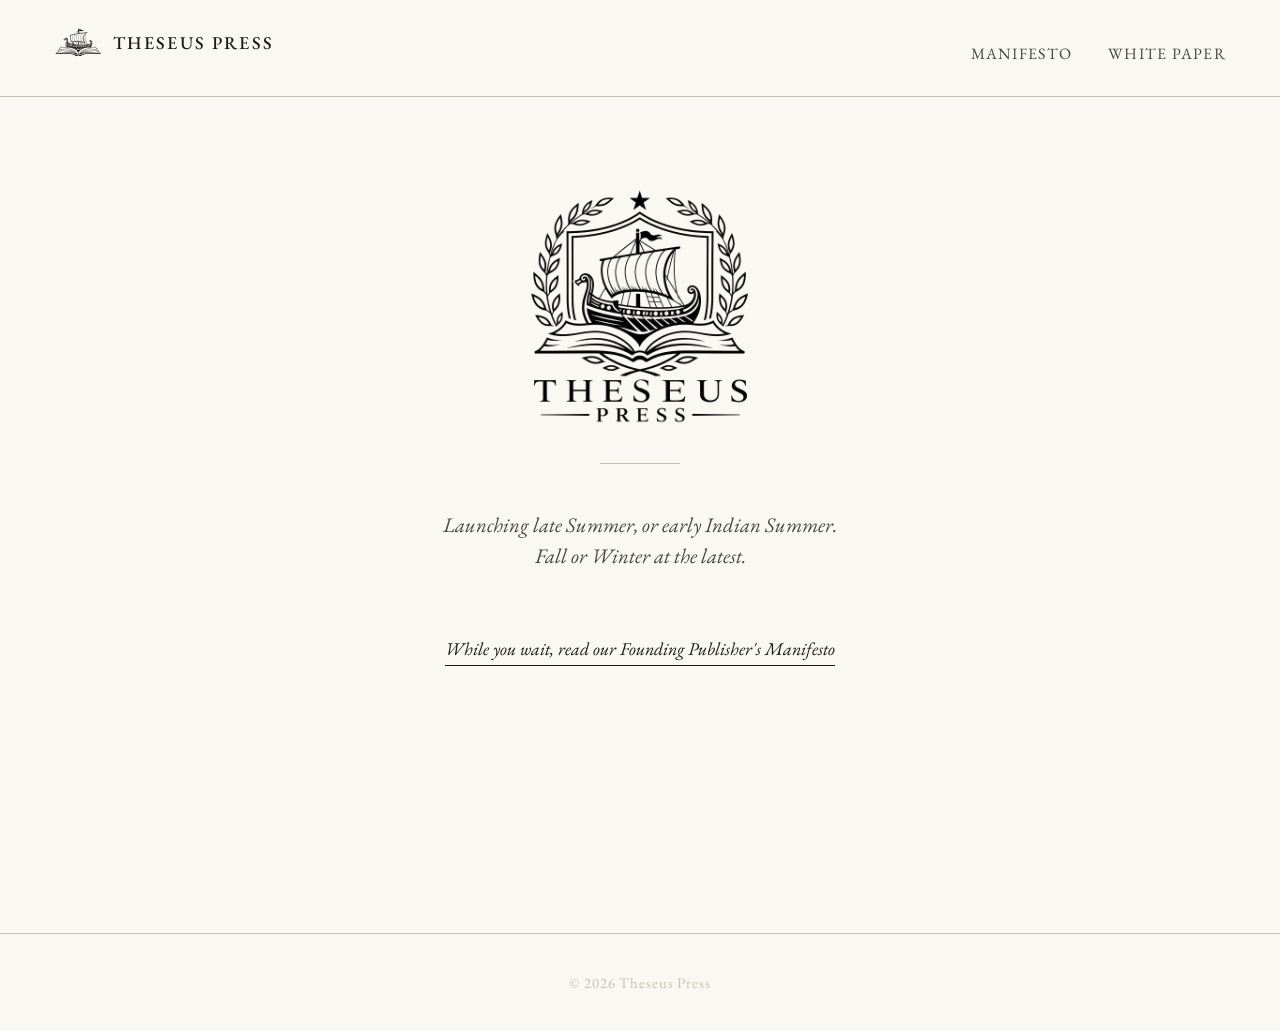
<file: index.html>
<!doctype html>
<html lang="en">
    <head>
        <meta charset="UTF-8" />
        <meta name="viewport" content="width=device-width, initial-scale=1.0" />
        <title>Theseus Press</title>
        <meta
            name="description"
            content="Theseus Press — a new independent literary press. Launching soon."
        />
        <link rel="stylesheet" href="css/style.css" />
        <link rel="icon" href="img/favicon.ico" type="image/x-icon" />
    </head>
    <body>
        <nav class="site-nav">
            <a class="wordmark" href="index.html">
                <img
                    src="img/ship-web.png"
                    alt="Theseus Press ship mark"
                    class="nav-icon"
                />
                Theseus Press
            </a>
            <ul>
                <li><a href="manifesto.html">Manifesto</a></li>
                <li><a href="white-paper.html">White Paper</a></li>
            </ul>
        </nav>

        <main class="landing">
            <img
                src="img/colophon-web.png"
                alt="Theseus Press — ship sailing on an open book, framed by a shield and laurel wreath"
                class="landing-logo"
            />

            <hr />

            <p class="landing-tagline">
                Launching late Summer, or early Indian Summer.<br />Fall or
                Winter at the latest.
            </p>

            <div class="landing-links">
                <a class="text-link" href="manifesto.html"
                    >While you wait, read our Founding Publisher's Manifesto</a
                >
            </div>
        </main>

        <footer>
            &copy;
            <script>
                document.write(new Date().getFullYear());
            </script>
            Theseus Press
        </footer>

        <script
            data-goatcounter="https://theseuspress.goatcounter.com/count"
            async
            src="//gc.zgo.at/count.js"
        ></script>
    </body>
</html>
</file>
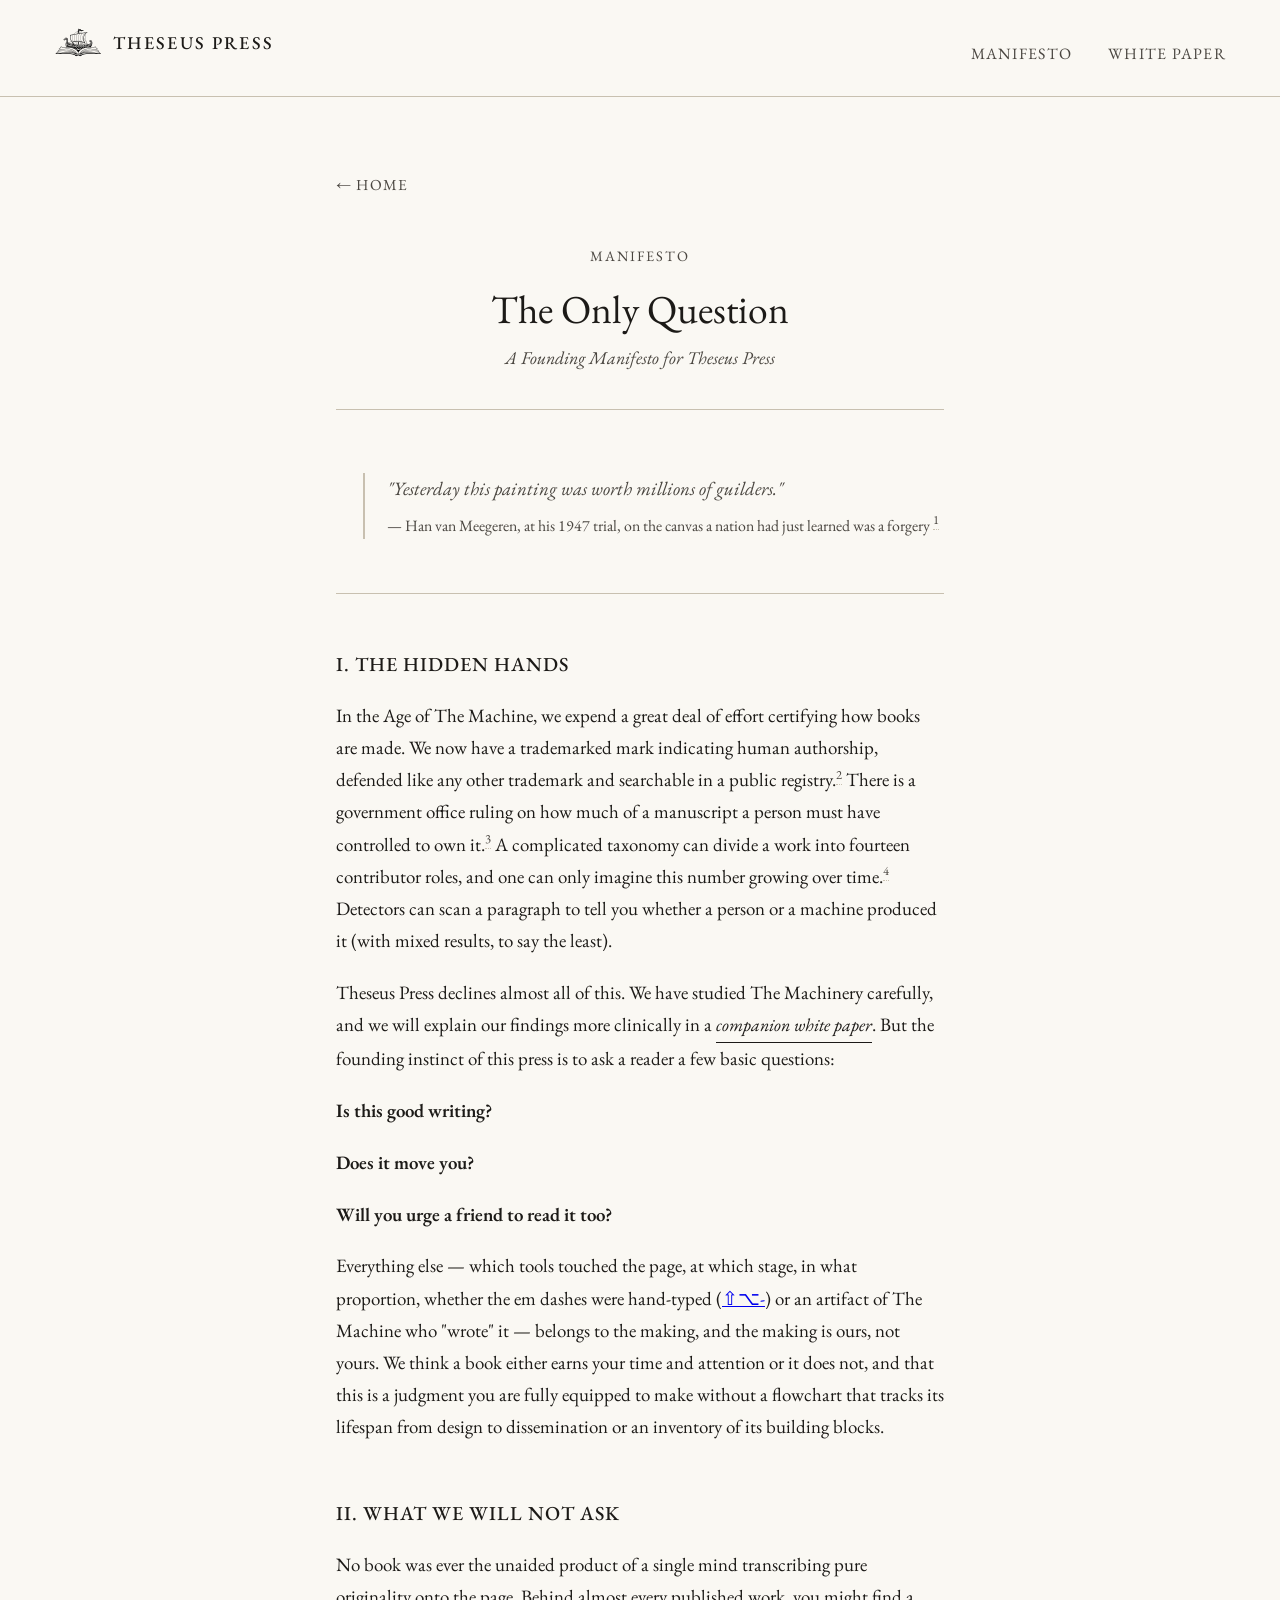
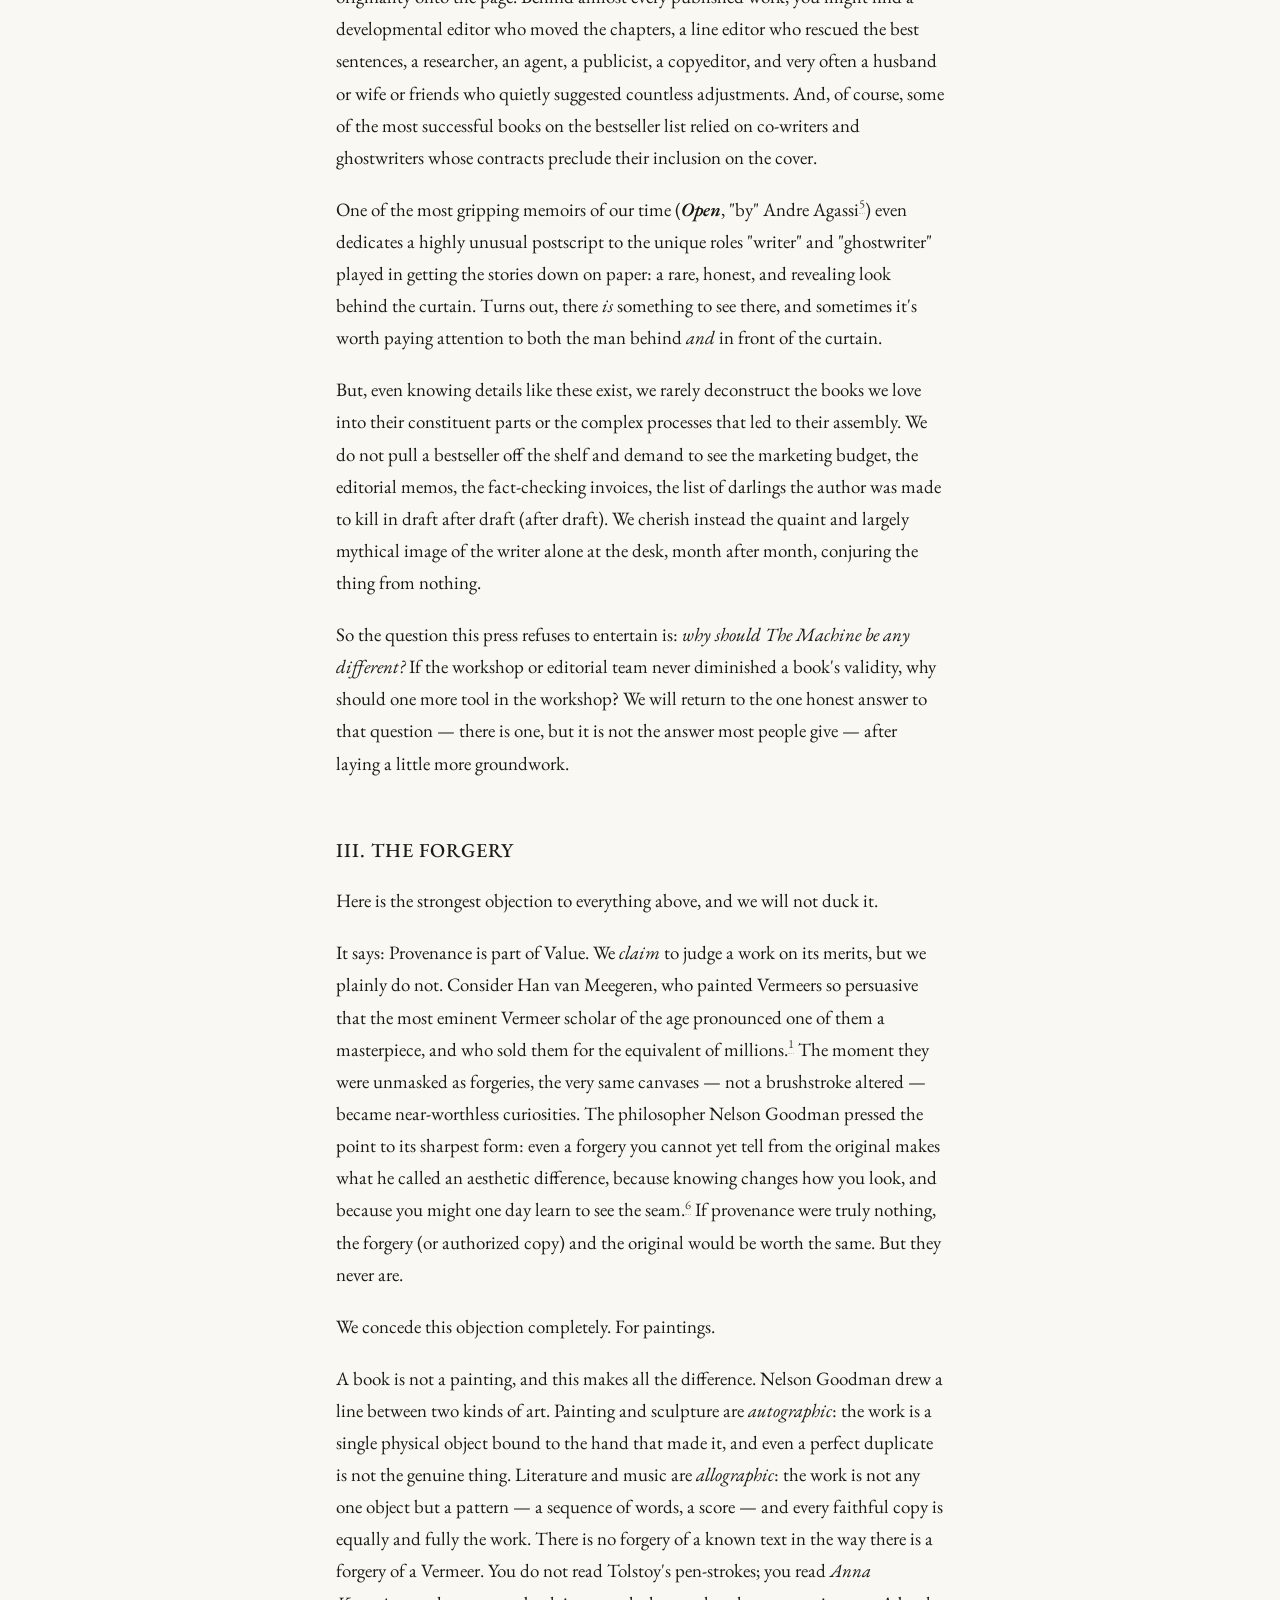
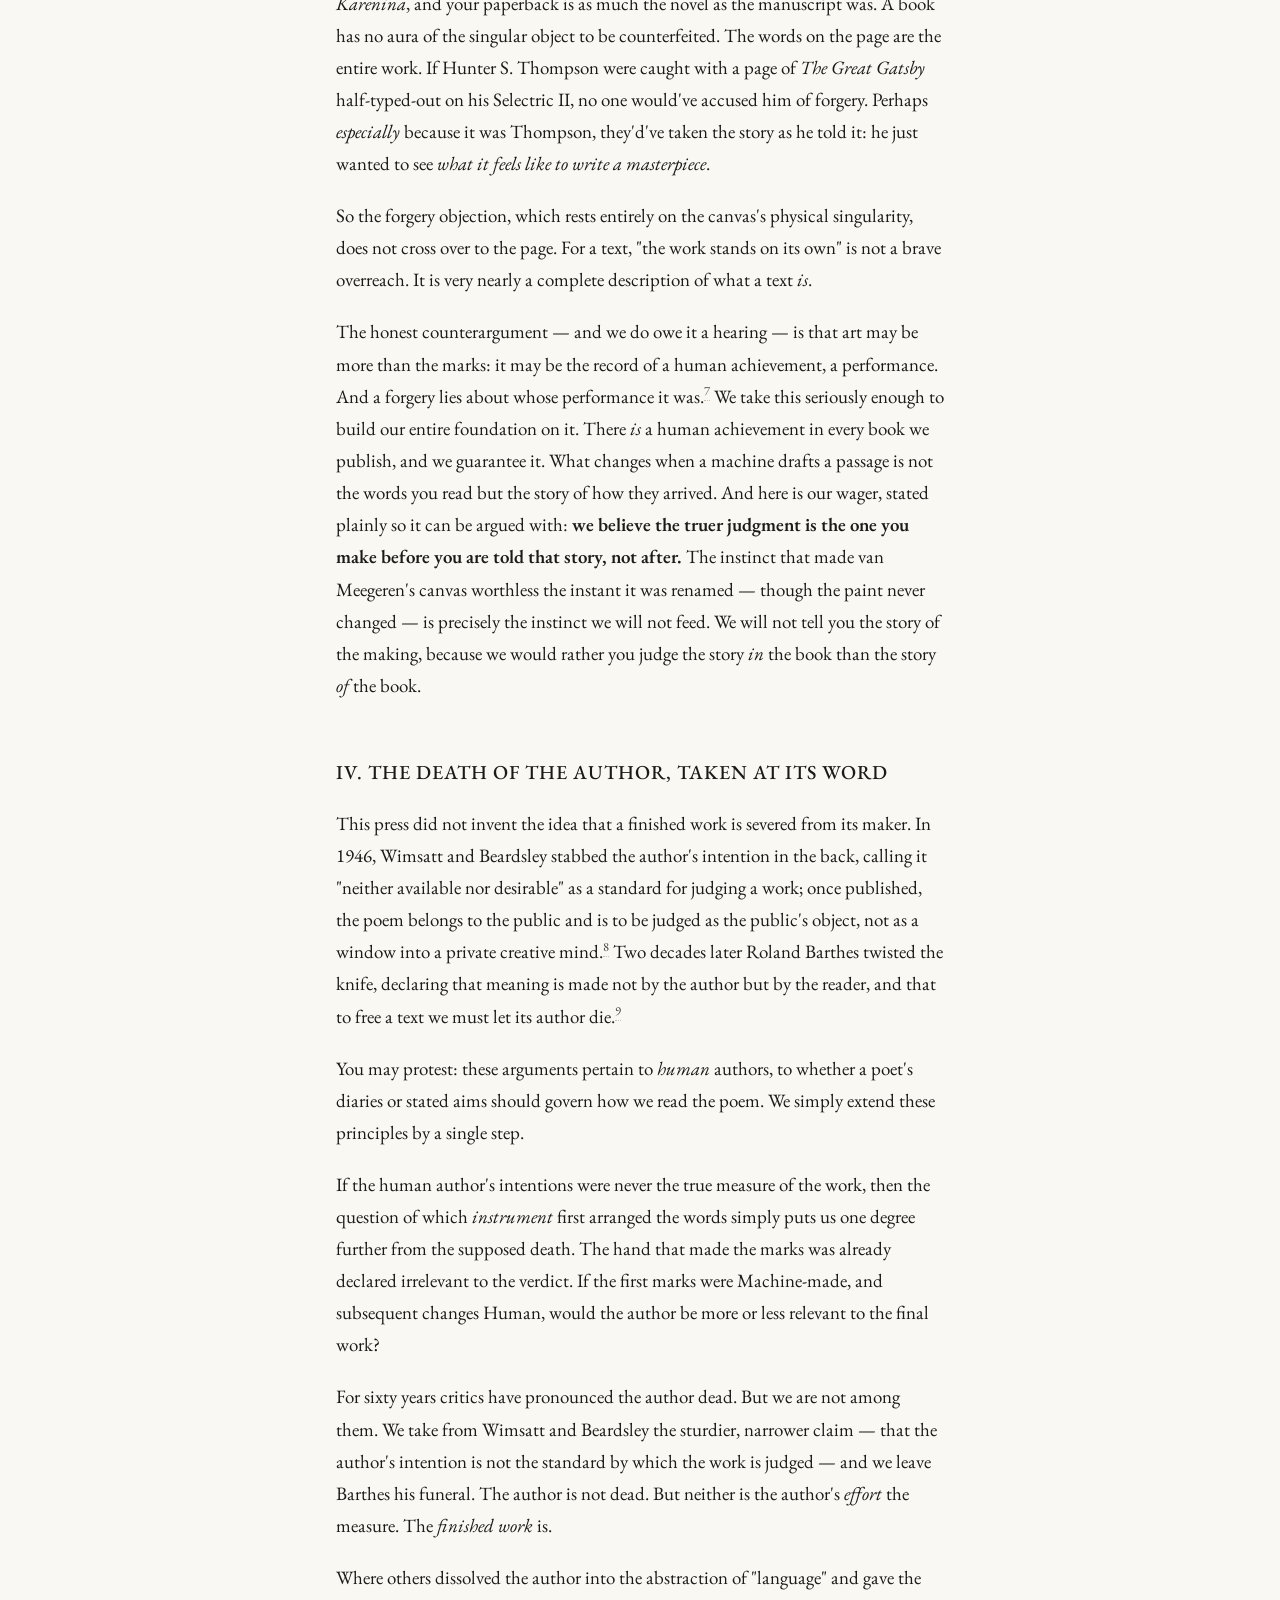
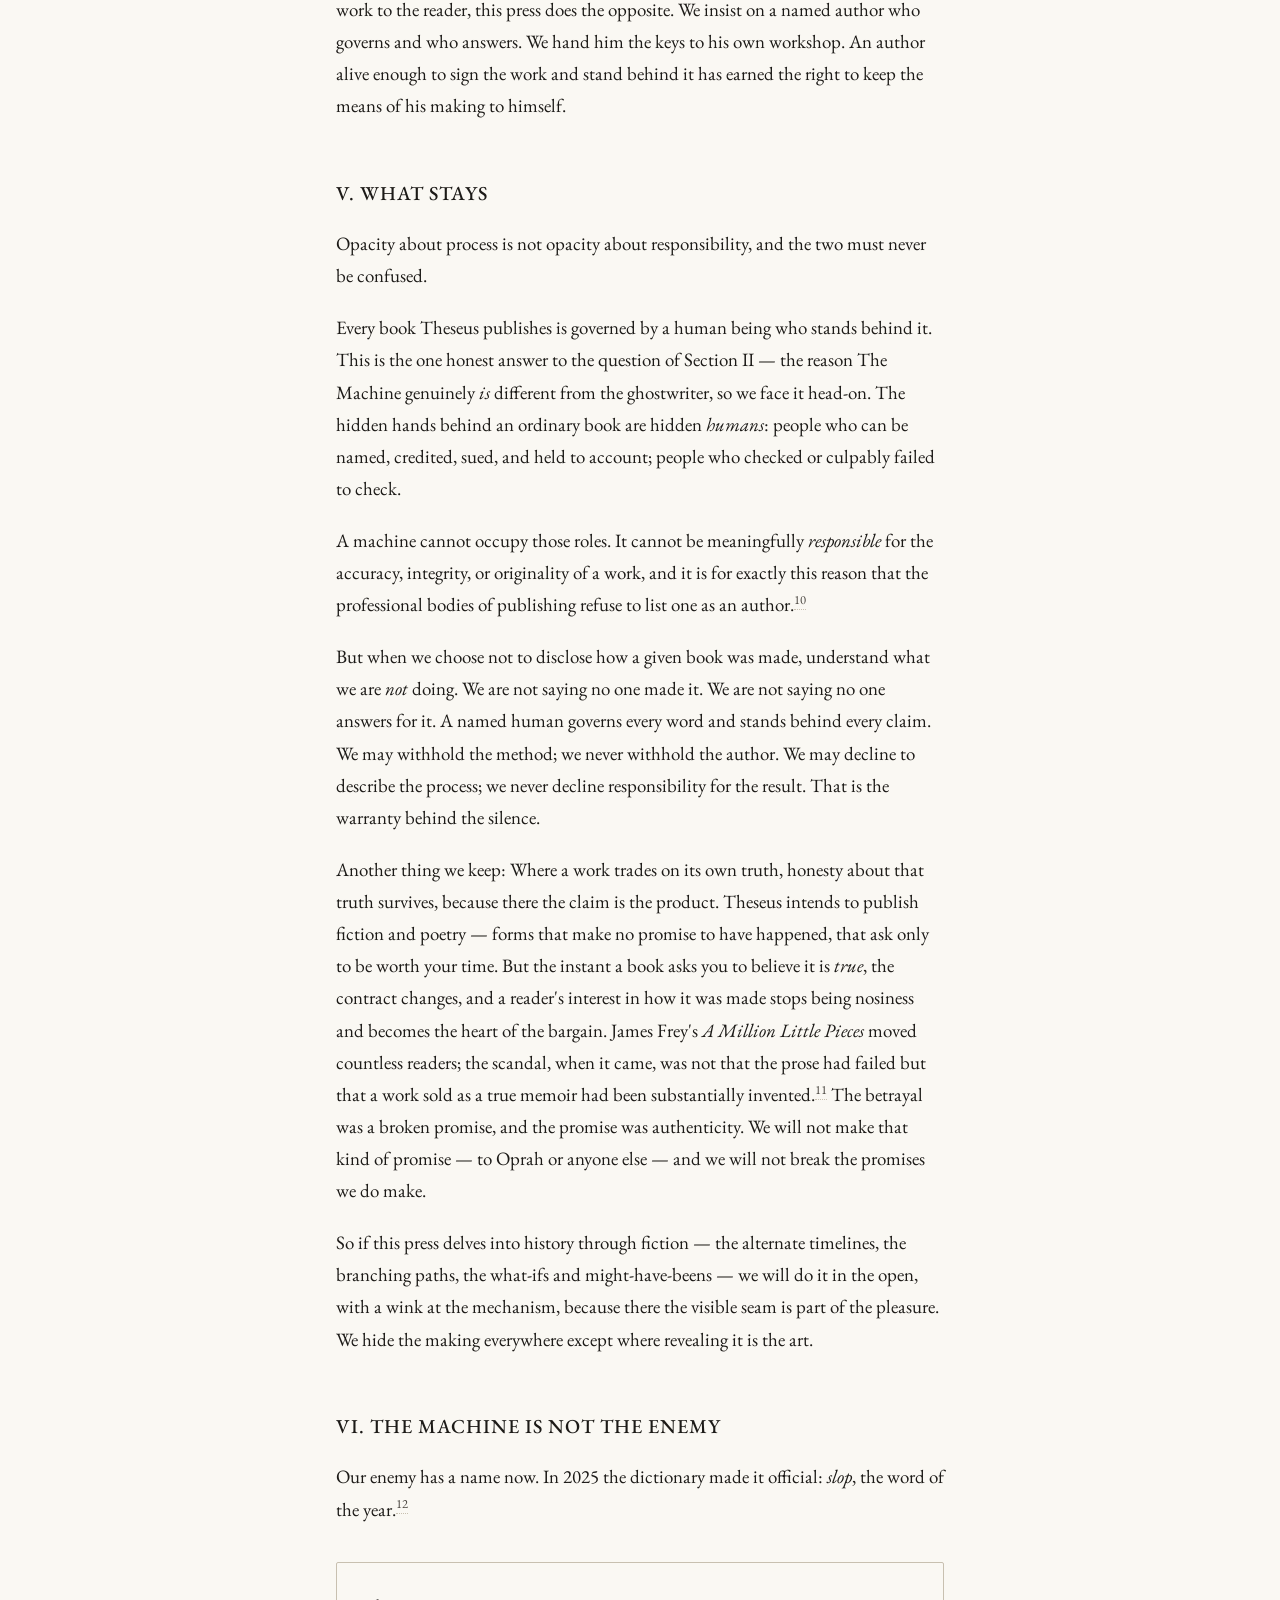
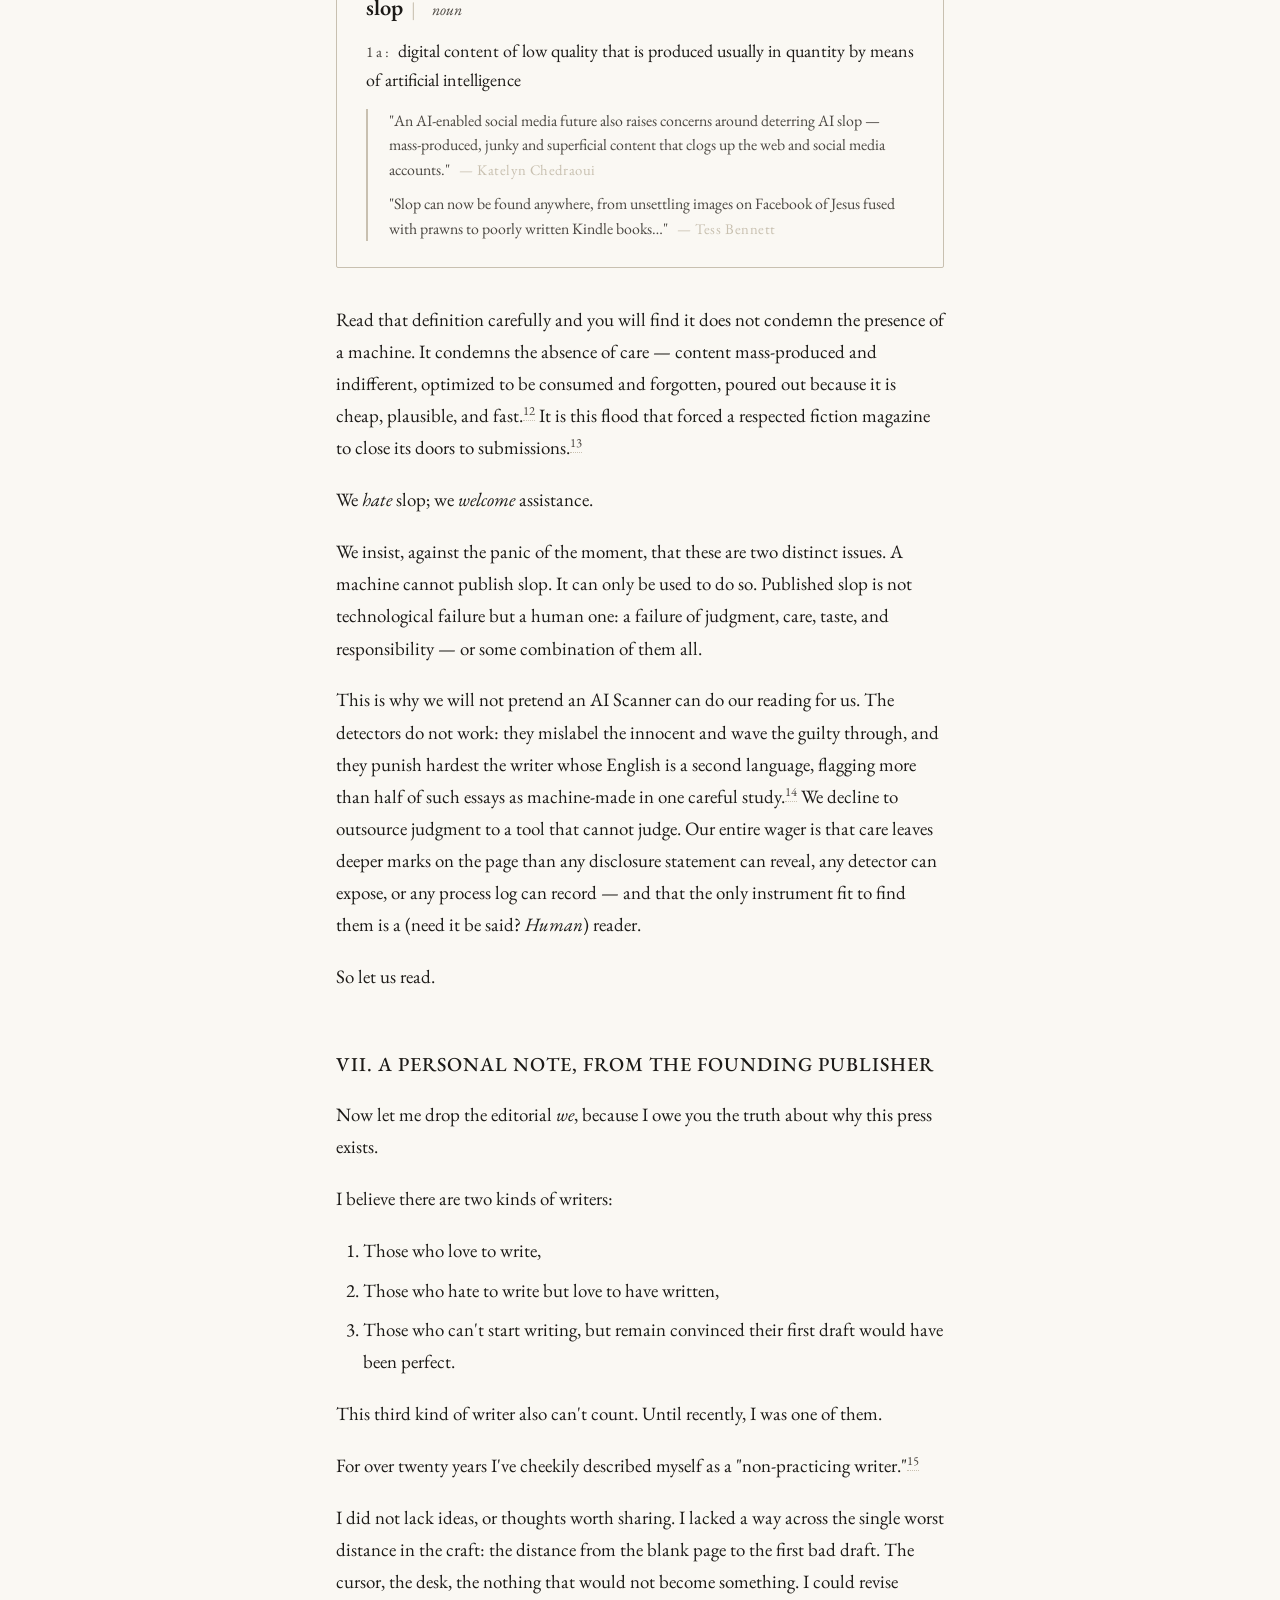
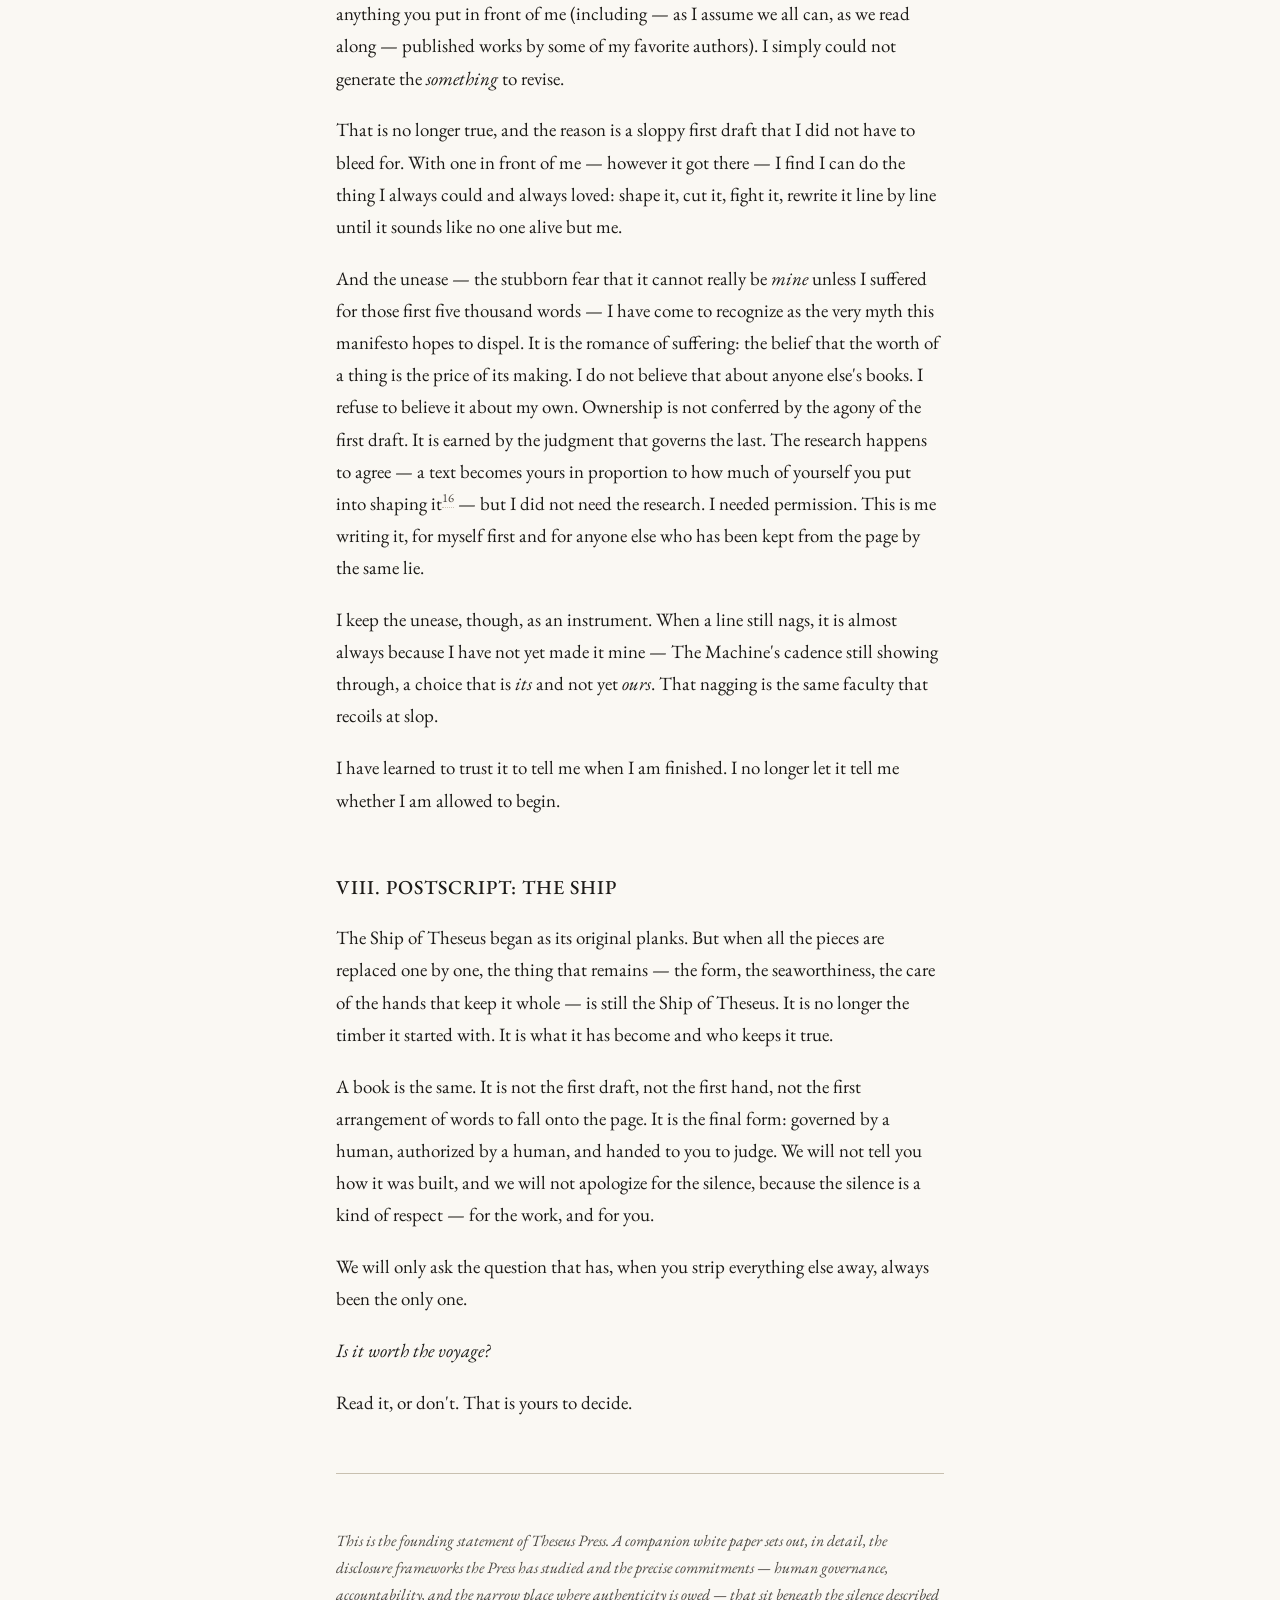
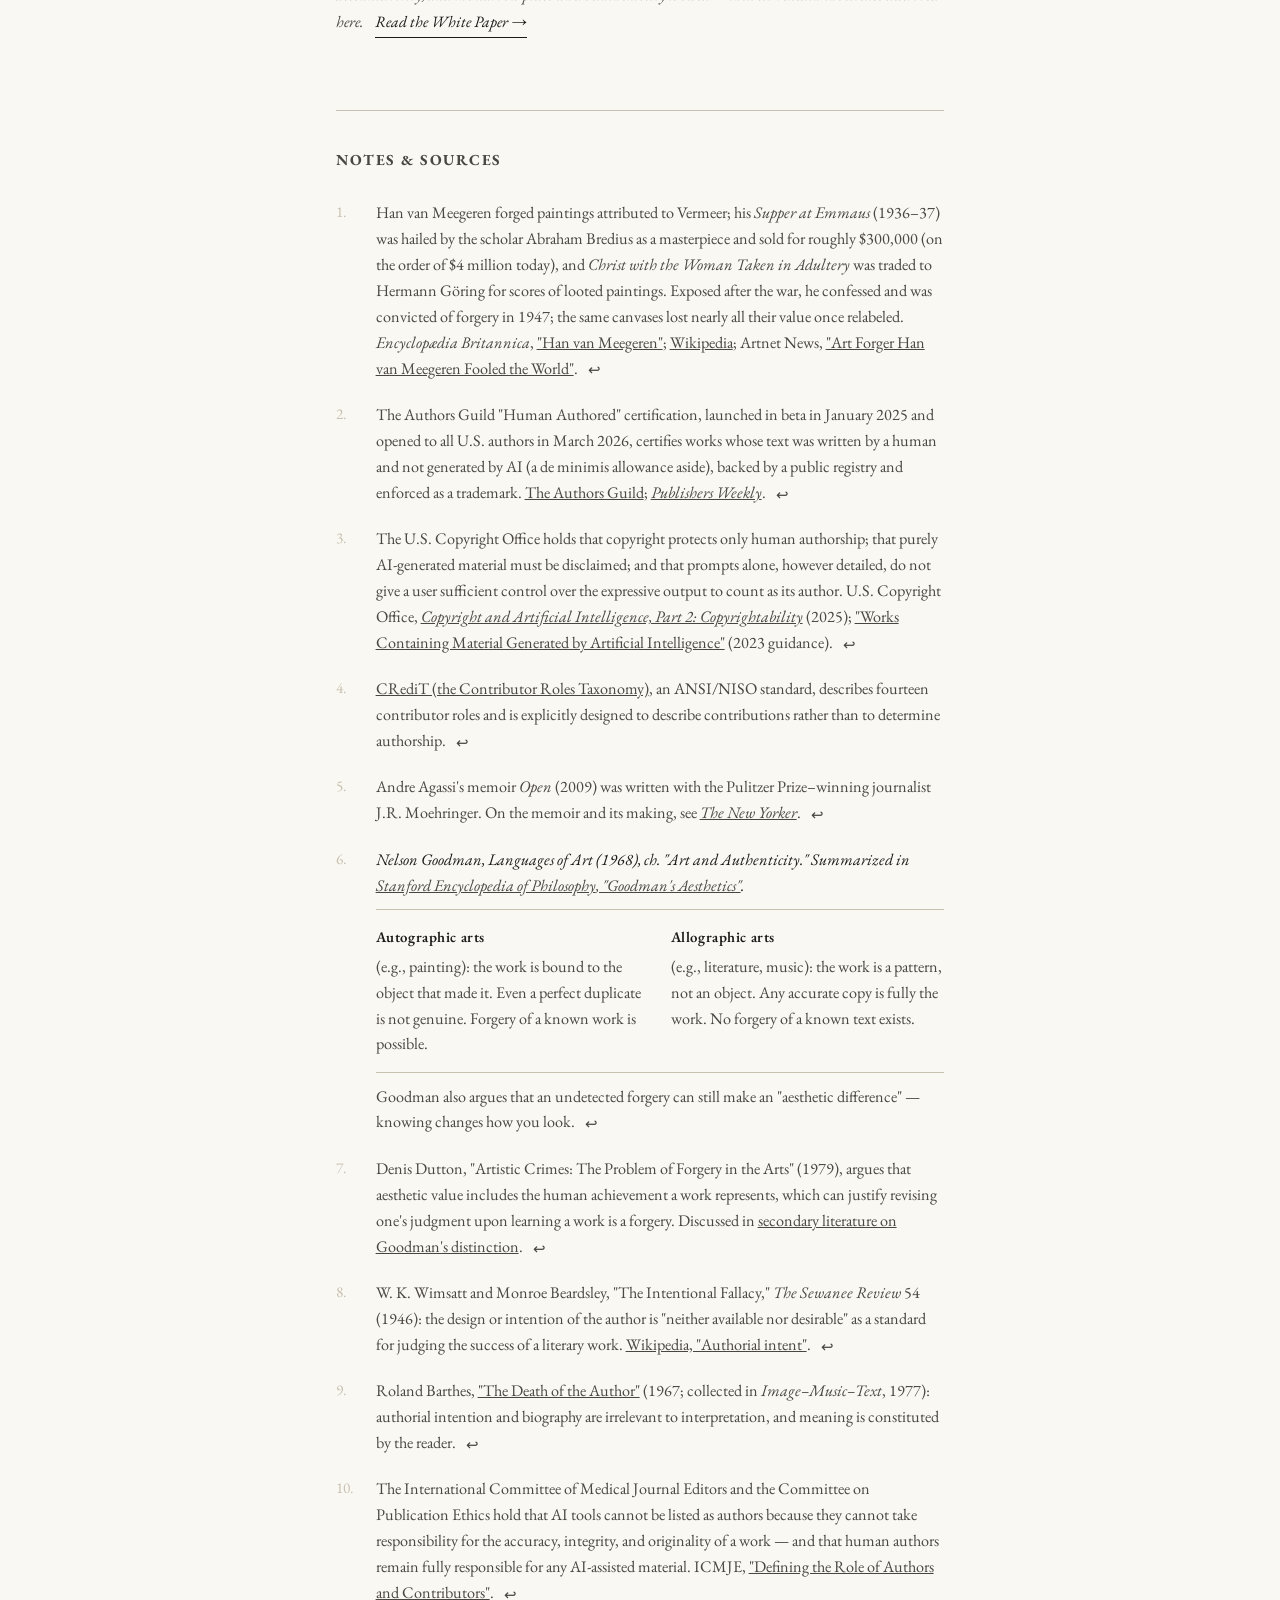
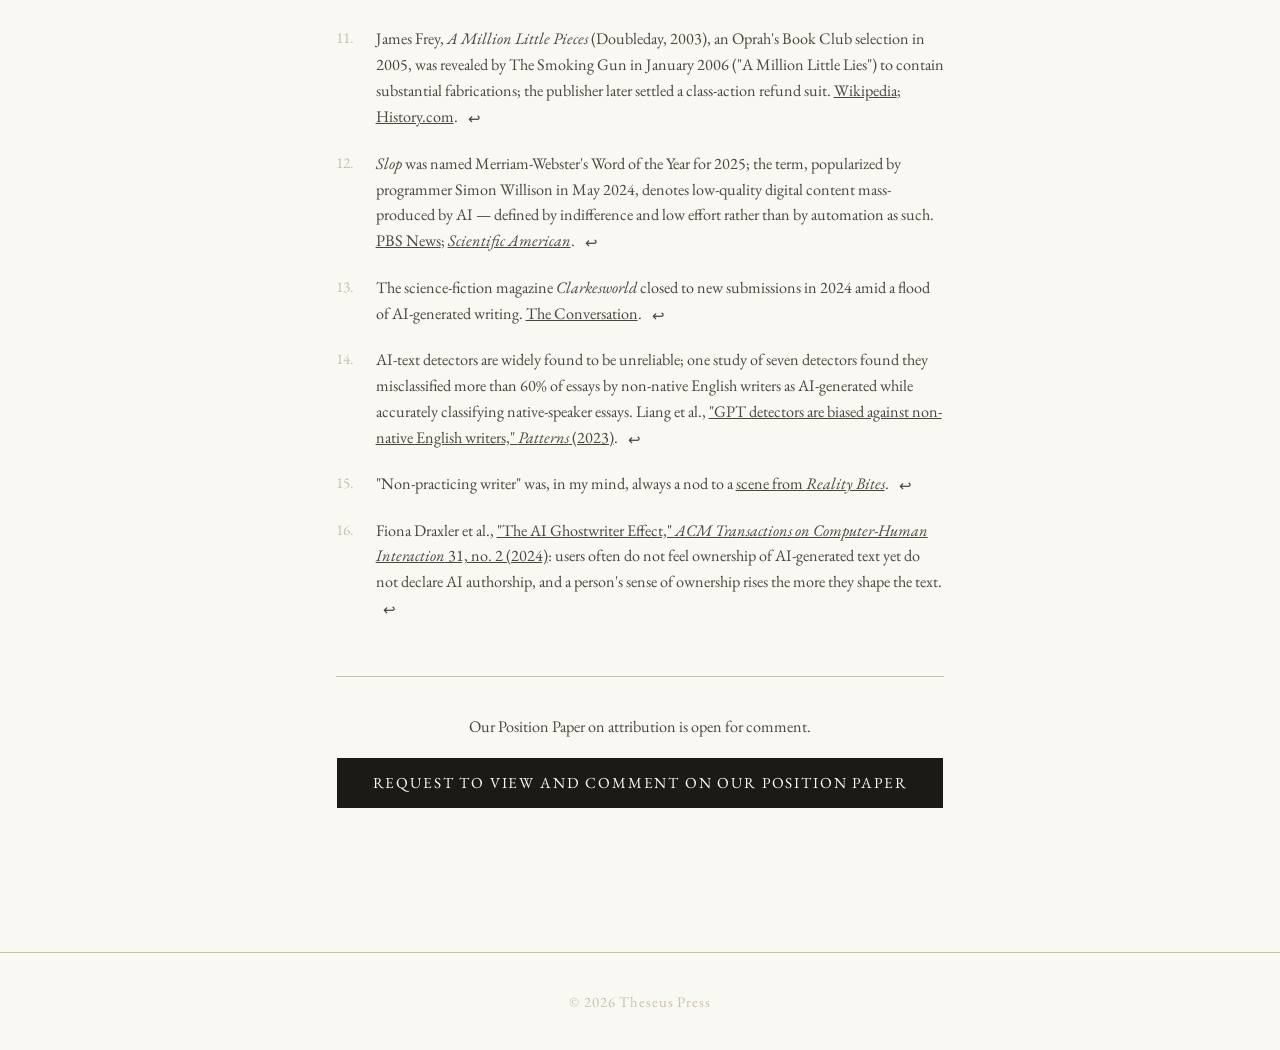
<file: manifesto.html>
<!doctype html>
<html lang="en">
    <head>
        <meta charset="UTF-8" />
        <meta name="viewport" content="width=device-width, initial-scale=1.0" />
        <title>The Only Question — Theseus Press</title>
        <meta
            name="description"
            content="A Founding Manifesto for Theseus Press. On provenance, authorship, and the only question that matters."
        />
        <link rel="stylesheet" href="css/style.css" />
        <link rel="icon" href="img/favicon.ico" type="image/x-icon" />
    </head>
    <body>
        <nav class="site-nav">
            <a class="wordmark" href="index.html">
                <img
                    src="img/ship-web.png"
                    alt="Theseus Press ship mark"
                    class="nav-icon"
                />
                Theseus Press
            </a>
            <ul>
                <li><a href="manifesto.html">Manifesto</a></li>
                <li><a href="white-paper.html">White Paper</a></li>
            </ul>
        </nav>

        <main class="prose-wrap">
            <a class="back-link" href="index.html">Home</a>

            <header class="prose-header">
                <p class="label">Manifesto</p>
                <h1>The Only Question</h1>
                <p class="subtitle">A Founding Manifesto for Theseus Press</p>
            </header>

            <article class="prose">
                <blockquote>
                    <p>
                        <em
                            >"Yesterday this painting was worth millions of
                            guilders."</em
                        >
                    </p>
                    <cite
                        >— Han van Meegeren, at his 1947 trial, on the canvas a
                        nation had just learned was a
                        <span style="white-space: nowrap"
                            >forgery
                            <span class="fn"
                                ><sup><a href="#note-1" id="ref-1">1</a></sup
                                ><span class="fn-bubble"
                                    >Han van Meegeren forged paintings
                                    attributed to Vermeer; his
                                    <em>Supper at Emmaus</em> was hailed as a
                                    masterpiece and sold for ~$4M in today's
                                    money. Exposed after WWII, he was convicted
                                    of forgery in 1947; the same canvases lost
                                    nearly all their value once relabeled.</span
                                ></span
                            ></span
                        ></cite
                    >
                </blockquote>

                <hr />

                <h2>I. The hidden hands</h2>

                <p>
                    In the Age of The Machine, we expend a great deal of effort
                    certifying how books are made. We now have a trademarked
                    mark indicating human authorship, defended like any other
                    trademark and searchable in a public registry.<span
                        class="fn"
                        ><sup><a href="#note-2" id="ref-2">2</a></sup
                        ><span class="fn-bubble"
                            >The Authors Guild "Human Authored" certification,
                            launched in beta Jan. 2025 and opened to all U.S.
                            authors in March 2026, is backed by a public
                            registry and enforced as a trademark.</span
                        ></span
                    >
                    There is a government office ruling on how much of a
                    manuscript a person must have controlled to own it.<span
                        class="fn"
                        ><sup><a href="#note-3" id="ref-3">3</a></sup
                        ><span class="fn-bubble"
                            >The U.S. Copyright Office holds that purely
                            machine-generated material must be disclaimed, and
                            that prompts alone do not give a user sufficient
                            control over expressive output to count as its
                            author.
                            <em
                                >Copyright and Artificial Intelligence, Part 2:
                                Copyrightability</em
                            >
                            (2025).</span
                        ></span
                    >
                    A complicated taxonomy can divide a work into fourteen
                    contributor roles, and one can only imagine this number
                    growing over time.<span class="fn"
                        ><sup><a href="#note-4" id="ref-4">4</a></sup
                        ><span class="fn-bubble"
                            >CRediT (the Contributor Roles Taxonomy), an
                            ANSI/NISO standard, describes fourteen contributor
                            roles and is designed to describe contributions
                            rather than determine authorship.
                            credit.niso.org</span
                        ></span
                    >
                    Detectors can scan a paragraph to tell you whether a person
                    or a machine produced it (with mixed results, to say the
                    least).
                </p>

                <p>
                    Theseus Press declines almost all of this. We have studied
                    The Machinery carefully, and we will explain our findings
                    more clinically in a
                    <a class="text-link" href="white-paper.html"
                        >companion white paper</a
                    >. But the founding instinct of this press is to ask a
                    reader a few basic questions:
                </p>

                <p><strong>Is this good writing?</strong></p>
                <p><strong>Does it move you?</strong></p>
                <p><strong>Will you urge a friend to read it too?</strong></p>

                <p>
                    Everything else — which tools touched the page, at which
                    stage, in what proportion, whether the em dashes were
                    hand-typed (<a
                        href="https://www.instagram.com/reels/CW6pli_FvYC/"
                        target="_blank"
                        rel="noopener"
                        >⇧⌥-</a
                    >) or an artifact of The Machine who "wrote" it — belongs to
                    the making, and the making is ours, not yours. We think a
                    book either earns your time and attention or it does not,
                    and that this is a judgment you are fully equipped to make
                    without a flowchart that tracks its lifespan from design to
                    dissemination or an inventory of its building blocks.
                </p>

                <h2>II. What we will not ask</h2>

                <p>
                    No book was ever the unaided product of a single mind
                    transcribing pure originality onto the page. Behind almost
                    every published work, you might find a developmental editor
                    who moved the chapters, a line editor who rescued the best
                    sentences, a researcher, an agent, a publicist, a
                    copyeditor, and very often a husband or wife or friends who
                    quietly suggested countless adjustments. And, of course,
                    some of the most successful books on the bestseller list
                    relied on co-writers and ghostwriters whose contracts
                    preclude their inclusion on the cover.
                </p>

                <p>
                    One of the most gripping memoirs of our time (<strong
                        ><em>Open</em></strong
                    >, "by" Andre Agassi<span class="fn"
                        ><sup><a href="#note-5" id="ref-5">5</a></sup
                        ><span class="fn-bubble"
                            >Andre Agassi's memoir <em>Open</em> (2009) was
                            written with the Pulitzer Prize–winning journalist
                            J.R. Moehringer. On the memoir and its making, see
                            <em>The New Yorker</em>.</span
                        ></span
                    >) even dedicates a highly unusual postscript to the unique
                    roles "writer" and "ghostwriter" played in getting the
                    stories down on paper: a rare, honest, and revealing look
                    behind the curtain. Turns out, there <em>is</em> something
                    to see there, and sometimes it's worth paying attention to
                    both the man behind <em>and</em> in front of the curtain.
                </p>

                <p>
                    But, even knowing details like these exist, we rarely
                    deconstruct the books we love into their constituent parts
                    or the complex processes that led to their assembly. We do
                    not pull a bestseller off the shelf and demand to see the
                    marketing budget, the editorial memos, the fact-checking
                    invoices, the list of darlings the author was made to kill
                    in draft after draft (after draft). We cherish instead the
                    quaint and largely mythical image of the writer alone at the
                    desk, month after month, conjuring the thing from nothing.
                </p>

                <p>
                    So the question this press refuses to entertain is:
                    <em>why should The Machine be any different?</em> If the
                    workshop or editorial team never diminished a book's
                    validity, why should one more tool in the workshop? We will
                    return to the one honest answer to that question — there is
                    one, but it is not the answer most people give — after
                    laying a little more groundwork.
                </p>

                <h2>III. The forgery</h2>

                <p>
                    Here is the strongest objection to everything above, and we
                    will not duck it.
                </p>

                <p>
                    It says: Provenance is part of Value. We <em>claim</em> to
                    judge a work on its merits, but we plainly do not. Consider
                    Han van Meegeren, who painted Vermeers so persuasive that
                    the most eminent Vermeer scholar of the age pronounced one
                    of them a masterpiece, and who sold them for the equivalent
                    of millions.<span class="fn"
                        ><sup><a href="#note-1">1</a></sup
                        ><span class="fn-bubble"
                            >Han van Meegeren forged paintings attributed to
                            Vermeer; his <em>Supper at Emmaus</em> was hailed as
                            a masterpiece and sold for ~$4M in today's money.
                            Exposed after WWII, he was convicted of forgery in
                            1947; the same canvases lost nearly all their value
                            once relabeled.</span
                        ></span
                    >
                    The moment they were unmasked as forgeries, the very same
                    canvases — not a brushstroke altered — became near-worthless
                    curiosities. The philosopher Nelson Goodman pressed the
                    point to its sharpest form: even a forgery you cannot yet
                    tell from the original makes what he called an aesthetic
                    difference, because knowing changes how you look, and
                    because you might one day learn to see the seam.<span
                        class="fn"
                        ><sup><a href="#note-6" id="ref-6">6</a></sup
                        ><span class="fn-bubble"
                            >Nelson Goodman, <em>Languages of Art</em> (1968),
                            distinguishes <em>autographic</em> arts (painting),
                            where even an exact duplicate is not genuine, from
                            <em>allographic</em> arts (literature, music), where
                            any accurate copy is fully the work. He also argues
                            an undetected forgery still makes an "aesthetic
                            difference."</span
                        ></span
                    >
                    If provenance were truly nothing, the forgery (or authorized
                    copy) and the original would be worth the same. But they
                    never are.
                </p>

                <p>We concede this objection completely. For paintings.</p>

                <p>
                    A book is not a painting, and this makes all the difference.
                    Nelson Goodman drew a line between two kinds of art.
                    Painting and sculpture are <em>autographic</em>: the work is
                    a single physical object bound to the hand that made it, and
                    even a perfect duplicate is not the genuine thing.
                    Literature and music are <em>allographic</em>: the work is
                    not any one object but a pattern — a sequence of words, a
                    score — and every faithful copy is equally and fully the
                    work. There is no forgery of a known text in the way there
                    is a forgery of a Vermeer. You do not read Tolstoy's
                    pen-strokes; you read <em>Anna Karenina</em>, and your
                    paperback is as much the novel as the manuscript was. A book
                    has no aura of the singular object to be counterfeited. The
                    words on the page are the entire work. If Hunter S. Thompson
                    were caught with a page of
                    <em>The Great Gatsby</em> half-typed-out on his Selectric
                    II, no one would've accused him of forgery. Perhaps
                    <em>especially</em> because it was Thompson, they'd've taken
                    the story as he told it: he just wanted to see
                    <em>what it feels like to write a masterpiece</em>.
                </p>

                <p>
                    So the forgery objection, which rests entirely on the
                    canvas's physical singularity, does not cross over to the
                    page. For a text, "the work stands on its own" is not a
                    brave overreach. It is very nearly a complete description of
                    what a text <em>is</em>.
                </p>

                <p>
                    The honest counterargument — and we do owe it a hearing — is
                    that art may be more than the marks: it may be the record of
                    a human achievement, a performance. And a forgery lies about
                    whose performance it was.<span class="fn"
                        ><sup><a href="#note-7" id="ref-7">7</a></sup
                        ><span class="fn-bubble"
                            >Denis Dutton, "Artistic Crimes: The Problem of
                            Forgery in the Arts" (1979), argues aesthetic value
                            includes the human achievement a work represents —
                            which can justify revising one's judgment upon
                            learning a work is a forgery.</span
                        ></span
                    >
                    We take this seriously enough to build our entire foundation
                    on it. There <em>is</em> a human achievement in every book
                    we publish, and we guarantee it. What changes when a machine
                    drafts a passage is not the words you read but the story of
                    how they arrived. And here is our wager, stated plainly so
                    it can be argued with:
                    <strong
                        >we believe the truer judgment is the one you make
                        before you are told that story, not after.</strong
                    >
                    The instinct that made van Meegeren's canvas worthless the
                    instant it was renamed — though the paint never changed — is
                    precisely the instinct we will not feed. We will not tell
                    you the story of the making, because we would rather you
                    judge the story <em>in</em> the book than the story
                    <em>of</em> the book.
                </p>

                <h2>IV. The death of the author, taken at its word</h2>

                <p>
                    This press did not invent the idea that a finished work is
                    severed from its maker. In 1946, Wimsatt and Beardsley
                    stabbed the author's intention in the back, calling it
                    "neither available nor desirable" as a standard for judging
                    a work; once published, the poem belongs to the public and
                    is to be judged as the public's object, not as a window into
                    a private creative mind.<span class="fn"
                        ><sup><a href="#note-8" id="ref-8">8</a></sup
                        ><span class="fn-bubble"
                            >W. K. Wimsatt and Monroe Beardsley, "The
                            Intentional Fallacy," <em>The Sewanee Review</em> 54
                            (1946): the design or intention of the author is
                            "neither available nor desirable" as a standard for
                            judging a literary work.</span
                        ></span
                    >
                    Two decades later Roland Barthes twisted the knife,
                    declaring that meaning is made not by the author but by the
                    reader, and that to free a text we must let its author
                    die.<span class="fn"
                        ><sup><a href="#note-9" id="ref-9">9</a></sup
                        ><span class="fn-bubble"
                            >Roland Barthes, "The Death of the Author" (1967;
                            collected in <em>Image–Music–Text</em>, 1977):
                            authorial intention and biography are irrelevant to
                            interpretation, and meaning is constituted by the
                            reader.</span
                        ></span
                    >
                </p>

                <p>
                    You may protest: these arguments pertain to
                    <em>human</em> authors, to whether a poet's diaries or
                    stated aims should govern how we read the poem. We simply
                    extend these principles by a single step.
                </p>

                <p>
                    If the human author's intentions were never the true measure
                    of the work, then the question of which
                    <em>instrument</em> first arranged the words simply puts us
                    one degree further from the supposed death. The hand that
                    made the marks was already declared irrelevant to the
                    verdict. If the first marks were Machine-made, and
                    subsequent changes Human, would the author be more or less
                    relevant to the final work?
                </p>

                <p>
                    For sixty years critics have pronounced the author dead. But
                    we are not among them. We take from Wimsatt and Beardsley
                    the sturdier, narrower claim — that the author's intention
                    is not the standard by which the work is judged — and we
                    leave Barthes his funeral. The author is not dead. But
                    neither is the author's <em>effort</em> the measure. The
                    <em>finished work</em> is.
                </p>

                <p>
                    Where others dissolved the author into the abstraction of
                    "language" and gave the work to the reader, this press does
                    the opposite. We insist on a named author who governs and
                    who answers. We hand him the keys to his own workshop. An
                    author alive enough to sign the work and stand behind it has
                    earned the right to keep the means of his making to himself.
                </p>

                <h2>V. What stays</h2>

                <p>
                    Opacity about process is not opacity about responsibility,
                    and the two must never be confused.
                </p>

                <p>
                    Every book Theseus publishes is governed by a human being
                    who stands behind it. This is the one honest answer to the
                    question of Section II — the reason The Machine genuinely
                    <em>is</em> different from the ghostwriter, so we face it
                    head-on. The hidden hands behind an ordinary book are hidden
                    <em>humans</em>: people who can be named, credited, sued,
                    and held to account; people who checked or culpably failed
                    to check.
                </p>

                <p>
                    A machine cannot occupy those roles. It cannot be
                    meaningfully <em>responsible</em> for the accuracy,
                    integrity, or originality of a work, and it is for exactly
                    this reason that the professional bodies of publishing
                    refuse to list one as an author.<span class="fn"
                        ><sup><a href="#note-10" id="ref-10">10</a></sup
                        ><span class="fn-bubble"
                            >The International Committee of Medical Journal
                            Editors and the Committee on Publication Ethics hold
                            that machines cannot be listed as authors because
                            they cannot take responsibility for a work's
                            accuracy, integrity, and originality.</span
                        ></span
                    >
                </p>

                <p>
                    But when we choose not to disclose how a given book was
                    made, understand what we are <em>not</em> doing. We are not
                    saying no one made it. We are not saying no one answers for
                    it. A named human governs every word and stands behind every
                    claim. We may withhold the method; we never withhold the
                    author. We may decline to describe the process; we never
                    decline responsibility for the result. That is the warranty
                    behind the silence.
                </p>

                <p>
                    Another thing we keep: Where a work trades on its own truth,
                    honesty about that truth survives, because there the claim
                    is the product. Theseus intends to publish fiction and
                    poetry — forms that make no promise to have happened, that
                    ask only to be worth your time. But the instant a book asks
                    you to believe it is <em>true</em>, the contract changes,
                    and a reader's interest in how it was made stops being
                    nosiness and becomes the heart of the bargain. James Frey's
                    <em>A Million Little Pieces</em> moved countless readers;
                    the scandal, when it came, was not that the prose had failed
                    but that a work sold as a true memoir had been substantially
                    invented.<span class="fn"
                        ><sup><a href="#note-11" id="ref-11">11</a></sup
                        ><span class="fn-bubble"
                            >James Frey,
                            <em>A Million Little Pieces</em> (Doubleday, 2003),
                            was revealed in January 2006 to contain substantial
                            fabrications; the publisher settled a class-action
                            refund suit. The harm lay in its having been sold as
                            a true memoir.</span
                        ></span
                    >
                    The betrayal was a broken promise, and the promise was
                    authenticity. We will not make that kind of promise — to
                    Oprah or anyone else — and we will not break the promises we
                    do make.
                </p>

                <p>
                    So if this press delves into history through fiction — the
                    alternate timelines, the branching paths, the what-ifs and
                    might-have-beens — we will do it in the open, with a wink at
                    the mechanism, because there the visible seam is part of the
                    pleasure. We hide the making everywhere except where
                    revealing it is the art.
                </p>

                <h2>VI. The Machine is not the enemy</h2>

                <p>
                    Our enemy has a name now. In 2025 the dictionary made it
                    official: <em>slop</em>, the word of the year.<span
                        class="fn"
                        ><sup><a href="#note-12" id="ref-12">12</a></sup
                        ><span class="fn-bubble"
                            ><em>Slop</em> was named Merriam-Webster's Word of
                            the Year for 2025; the term, popularized by Simon
                            Willison in May 2024, denotes low-quality digital
                            content mass-produced in quantity — defined by
                            indifference and low effort rather than automation
                            as such.</span
                        ></span
                    >
                </p>

                <blockquote class="dict-entry">
                    <span class="dict-headword">slop</span
                    ><span class="dict-sep">|</span
                    ><span class="dict-pos">noun</span>
                    <div class="dict-sense">
                        <span class="sense-num">1 a :</span> digital content of
                        low quality that is produced usually in quantity by
                        means of artificial intelligence
                    </div>
                    <div class="dict-citations">
                        <span class="dict-cite"
                            >"An AI-enabled social media future also raises
                            concerns around deterring AI slop — mass-produced,
                            junky and superficial content that clogs up the web
                            and social media accounts."
                            <span class="cite-attr"
                                >— Katelyn Chedraoui</span
                            ></span
                        >
                        <span class="dict-cite"
                            >"Slop can now be found anywhere, from unsettling
                            images on Facebook of Jesus fused with prawns to
                            poorly written Kindle books…"
                            <span class="cite-attr">— Tess Bennett</span></span
                        >
                    </div>
                </blockquote>

                <p>
                    Read that definition carefully and you will find it does not
                    condemn the presence of a machine. It condemns the absence
                    of care — content mass-produced and indifferent, optimized
                    to be consumed and forgotten, poured out because it is
                    cheap, plausible, and fast.<span class="fn"
                        ><sup><a href="#note-12">12</a></sup
                        ><span class="fn-bubble"
                            ><em>Slop</em> is defined by indifference and low
                            effort rather than by automation as such.</span
                        ></span
                    >
                    It is this flood that forced a respected fiction magazine to
                    close its doors to submissions.<span class="fn"
                        ><sup><a href="#note-13" id="ref-13">13</a></sup
                        ><span class="fn-bubble"
                            >The science-fiction magazine
                            <em>Clarkesworld</em> closed to new submissions in
                            2024 amid a flood of machine-generated
                            writing.</span
                        ></span
                    >
                </p>

                <p>We <em>hate</em> slop; we <em>welcome</em> assistance.</p>

                <p>
                    We insist, against the panic of the moment, that these are
                    two distinct issues. A machine cannot publish slop. It can
                    only be used to do so. Published slop is not technological
                    failure but a human one: a failure of judgment, care, taste,
                    and responsibility — or some combination of them all.
                </p>

                <p>
                    This is why we will not pretend an AI Scanner can do our
                    reading for us. The detectors do not work: they mislabel the
                    innocent and wave the guilty through, and they punish
                    hardest the writer whose English is a second language,
                    flagging more than half of such essays as machine-made in
                    one careful study.<span class="fn"
                        ><sup><a href="#note-14" id="ref-14">14</a></sup
                        ><span class="fn-bubble"
                            >Liang et al., "GPT detectors are biased against
                            non-native English writers,"
                            <em>Patterns</em> (2023): seven detectors
                            misclassified more than 60% of essays by non-native
                            English writers as machine-generated.</span
                        ></span
                    >
                    We decline to outsource judgment to a tool that cannot
                    judge. Our entire wager is that care leaves deeper marks on
                    the page than any disclosure statement can reveal, any
                    detector can expose, or any process log can record — and
                    that the only instrument fit to find them is a (need it be
                    said? <em>Human</em>) reader.
                </p>

                <p>So let us read.</p>

                <h2>VII. A personal note, from the Founding Publisher</h2>

                <p>
                    Now let me drop the editorial <em>we</em>, because I owe you
                    the truth about why this press exists.
                </p>

                <p>I believe there are two kinds of writers:</p>

                <ol>
                    <li>Those who love to write,</li>
                    <li>Those who hate to write but love to have written,</li>
                    <li>
                        Those who can't start writing, but remain convinced
                        their first draft would have been perfect.
                    </li>
                </ol>

                <p>
                    This third kind of writer also can't count. Until recently,
                    I was one of them.
                </p>

                <p>
                    For over twenty years I've cheekily described myself as a
                    "non-practicing writer."<span class="fn"
                        ><sup><a href="#note-15" id="ref-15">15</a></sup
                        ><span class="fn-bubble"
                            >"Non-practicing writer" was, in my mind, always a
                            nod to a scene from <em>Reality Bites</em>.</span
                        ></span
                    >
                </p>

                <p>
                    I did not lack ideas, or thoughts worth sharing. I lacked a
                    way across the single worst distance in the craft: the
                    distance from the blank page to the first bad draft. The
                    cursor, the desk, the nothing that would not become
                    something. I could revise anything you put in front of me
                    (including — as I assume we all can, as we read along —
                    published works by some of my favorite authors). I simply
                    could not generate the <em>something</em> to revise.
                </p>

                <p>
                    That is no longer true, and the reason is a sloppy first
                    draft that I did not have to bleed for. With one in front of
                    me — however it got there — I find I can do the thing I
                    always could and always loved: shape it, cut it, fight it,
                    rewrite it line by line until it sounds like no one alive
                    but me.
                </p>

                <p>
                    And the unease — the stubborn fear that it cannot really be
                    <em>mine</em> unless I suffered for those first five
                    thousand words — I have come to recognize as the very myth
                    this manifesto hopes to dispel. It is the romance of
                    suffering: the belief that the worth of a thing is the price
                    of its making. I do not believe that about anyone else's
                    books. I refuse to believe it about my own. Ownership is not
                    conferred by the agony of the first draft. It is earned by
                    the judgment that governs the last. The research happens to
                    agree — a text becomes yours in proportion to how much of
                    yourself you put into shaping it<span class="fn"
                        ><sup><a href="#note-16" id="ref-16">16</a></sup
                        ><span class="fn-bubble"
                            >Fiona Draxler et al., "The AI Ghostwriter Effect,"
                            <em
                                >ACM Transactions on Computer-Human
                                Interaction</em
                            >
                            31, no. 2 (2024): a person's sense of ownership over
                            a text rises the more they shape it.</span
                        ></span
                    >
                    — but I did not need the research. I needed permission. This
                    is me writing it, for myself first and for anyone else who
                    has been kept from the page by the same lie.
                </p>

                <p>
                    I keep the unease, though, as an instrument. When a line
                    still nags, it is almost always because I have not yet made
                    it mine — The Machine's cadence still showing through, a
                    choice that is <em>its</em> and not yet <em>ours</em>. That
                    nagging is the same faculty that recoils at slop.
                </p>

                <p>
                    I have learned to trust it to tell me when I am finished. I
                    no longer let it tell me whether I am allowed to begin.
                </p>

                <h2>VIII. Postscript: The ship</h2>

                <p>
                    The Ship of Theseus began as its original planks. But when
                    all the pieces are replaced one by one, the thing that
                    remains — the form, the seaworthiness, the care of the hands
                    that keep it whole — is still the Ship of Theseus. It is no
                    longer the timber it started with. It is what it has become
                    and who keeps it true.
                </p>

                <p>
                    A book is the same. It is not the first draft, not the first
                    hand, not the first arrangement of words to fall onto the
                    page. It is the final form: governed by a human, authorized
                    by a human, and handed to you to judge. We will not tell you
                    how it was built, and we will not apologize for the silence,
                    because the silence is a kind of respect — for the work, and
                    for you.
                </p>

                <p>
                    We will only ask the question that has, when you strip
                    everything else away, always been the only one.
                </p>

                <p><em>Is it worth the voyage?</em></p>

                <p>Read it, or don't. That is yours to decide.</p>

                <hr />
            </article>

            <p
                style="
                    margin: 2.5rem 0;
                    font-size: 0.88rem;
                    font-style: italic;
                    color: var(--ink-light);
                "
            >
                <em
                    >This is the founding statement of Theseus Press. A
                    companion white paper sets out, in detail, the disclosure
                    frameworks the Press has studied and the precise commitments
                    — human governance, accountability, and the narrow place
                    where authenticity is owed — that sit beneath the silence
                    described here.</em
                >
                <a
                    class="text-link"
                    href="white-paper.html"
                    style="margin-left: 0.5rem; font-size: 0.88rem"
                    >Read the White Paper →</a
                >
            </p>

            <section class="prose-notes">
                <h2>Notes &amp; Sources</h2>
                <ol>
                    <li id="note-1">
                        Han van Meegeren forged paintings attributed to Vermeer;
                        his <em>Supper at Emmaus</em> (1936–37) was hailed by
                        the scholar Abraham Bredius as a masterpiece and sold
                        for roughly $300,000 (on the order of $4 million today),
                        and <em>Christ with the Woman Taken in Adultery</em> was
                        traded to Hermann Göring for scores of looted paintings.
                        Exposed after the war, he confessed and was convicted of
                        forgery in 1947; the same canvases lost nearly all their
                        value once relabeled. <em>Encyclopædia Britannica</em>,
                        <a
                            href="https://www.britannica.com/biography/Han-van-Meegeren"
                            target="_blank"
                            rel="noopener"
                            >"Han van Meegeren"</a
                        >;
                        <a
                            href="https://en.wikipedia.org/wiki/Han_van_Meegeren"
                            target="_blank"
                            rel="noopener"
                            >Wikipedia</a
                        >; Artnet News,
                        <a
                            href="https://news.artnet.com/art-world/the-last-vermeer-1922335"
                            target="_blank"
                            rel="noopener"
                            >"Art Forger Han van Meegeren Fooled the World"</a
                        >.
                        <a
                            href="#ref-1"
                            class="note-return"
                            aria-label="Return to text"
                            >↩</a
                        >
                    </li>
                    <li id="note-2">
                        The Authors Guild "Human Authored" certification,
                        launched in beta in January 2025 and opened to all U.S.
                        authors in March 2026, certifies works whose text was
                        written by a human and not generated by AI (a de minimis
                        allowance aside), backed by a public registry and
                        enforced as a trademark.
                        <a
                            href="https://authorsguild.org/news/human-authored-certification-expands-to-all-authors/"
                            target="_blank"
                            rel="noopener"
                            >The Authors Guild</a
                        >;
                        <a
                            href="https://www.publishersweekly.com/pw/by-topic/industry-news/publisher-news/article/99836-authors-guild-opens-human-authored-certification-to-all-u-s-authors-and-publishers.html"
                            target="_blank"
                            rel="noopener"
                            ><em>Publishers Weekly</em></a
                        >.
                        <a
                            href="#ref-2"
                            class="note-return"
                            aria-label="Return to text"
                            >↩</a
                        >
                    </li>
                    <li id="note-3">
                        The U.S. Copyright Office holds that copyright protects
                        only human authorship; that purely AI-generated material
                        must be disclaimed; and that prompts alone, however
                        detailed, do not give a user sufficient control over the
                        expressive output to count as its author. U.S. Copyright
                        Office,
                        <a
                            href="https://www.copyright.gov/ai/"
                            target="_blank"
                            rel="noopener"
                            ><em
                                >Copyright and Artificial Intelligence, Part 2:
                                Copyrightability</em
                            ></a
                        >
                        (2025);
                        <a
                            href="https://www.copyright.gov/ai/ai_policy_guidance.pdf"
                            target="_blank"
                            rel="noopener"
                            >"Works Containing Material Generated by Artificial
                            Intelligence"</a
                        >
                        (2023 guidance).
                        <a
                            href="#ref-3"
                            class="note-return"
                            aria-label="Return to text"
                            >↩</a
                        >
                    </li>
                    <li id="note-4">
                        <a
                            href="https://credit.niso.org/"
                            target="_blank"
                            rel="noopener"
                            >CRediT (the Contributor Roles Taxonomy)</a
                        >, an ANSI/NISO standard, describes fourteen contributor
                        roles and is explicitly designed to describe
                        contributions rather than to determine authorship.
                        <a
                            href="#ref-4"
                            class="note-return"
                            aria-label="Return to text"
                            >↩</a
                        >
                    </li>
                    <li id="note-5">
                        Andre Agassi's memoir <em>Open</em> (2009) was written
                        with the Pulitzer Prize–winning journalist J.R.
                        Moehringer. On the memoir and its making, see
                        <a
                            href="https://www.newyorker.com/recommends/read/revisiting-open-andre-agassis-classic-memoir-about-the-loneliness-of-tennis"
                            target="_blank"
                            rel="noopener"
                            ><em>The New Yorker</em></a
                        >.
                        <a
                            href="#ref-5"
                            class="note-return"
                            aria-label="Return to text"
                            >↩</a
                        >
                    </li>
                    <li id="note-6">
                        <span class="note-source"
                            >Nelson Goodman, <em>Languages of Art</em> (1968),
                            ch. "Art and Authenticity." Summarized in
                            <a
                                href="https://plato.stanford.edu/entries/goodman-aesthetics/"
                                target="_blank"
                                rel="noopener"
                                ><em>Stanford Encyclopedia of Philosophy</em>,
                                "Goodman's Aesthetics"</a
                            >.</span
                        >
                        <div class="note-cols">
                            <div>
                                <strong>Autographic arts</strong>
                                (e.g., painting): the work is bound to the
                                object that made it. Even a perfect duplicate is
                                not genuine. Forgery of a known work is
                                possible.
                            </div>
                            <div>
                                <strong>Allographic arts</strong>
                                (e.g., literature, music): the work is a
                                pattern, not an object. Any accurate copy is
                                fully the work. No forgery of a known text
                                exists.
                            </div>
                        </div>
                        Goodman also argues that an undetected forgery can still
                        make an "aesthetic difference" — knowing changes how you
                        look.
                        <a
                            href="#ref-6"
                            class="note-return"
                            aria-label="Return to text"
                            >↩</a
                        >
                    </li>
                    <li id="note-7">
                        Denis Dutton, "Artistic Crimes: The Problem of Forgery
                        in the Arts" (1979), argues that aesthetic value
                        includes the human achievement a work represents, which
                        can justify revising one's judgment upon learning a work
                        is a forgery. Discussed in
                        <a
                            href="https://www.academia.edu/2119755/"
                            target="_blank"
                            rel="noopener"
                            >secondary literature on Goodman's distinction</a
                        >.
                        <a
                            href="#ref-7"
                            class="note-return"
                            aria-label="Return to text"
                            >↩</a
                        >
                    </li>
                    <li id="note-8">
                        W. K. Wimsatt and Monroe Beardsley, "The Intentional
                        Fallacy," <em>The Sewanee Review</em> 54 (1946): the
                        design or intention of the author is "neither available
                        nor desirable" as a standard for judging the success of
                        a literary work.
                        <a
                            href="https://en.wikipedia.org/wiki/Authorial_intent"
                            target="_blank"
                            rel="noopener"
                            >Wikipedia, "Authorial intent"</a
                        >.
                        <a
                            href="#ref-8"
                            class="note-return"
                            aria-label="Return to text"
                            >↩</a
                        >
                    </li>
                    <li id="note-9">
                        Roland Barthes,
                        <a
                            href="https://en.wikipedia.org/wiki/The_Death_of_the_Author"
                            target="_blank"
                            rel="noopener"
                            >"The Death of the Author"</a
                        >
                        (1967; collected in <em>Image–Music–Text</em>, 1977):
                        authorial intention and biography are irrelevant to
                        interpretation, and meaning is constituted by the
                        reader.
                        <a
                            href="#ref-9"
                            class="note-return"
                            aria-label="Return to text"
                            >↩</a
                        >
                    </li>
                    <li id="note-10">
                        The International Committee of Medical Journal Editors
                        and the Committee on Publication Ethics hold that AI
                        tools cannot be listed as authors because they cannot
                        take responsibility for the accuracy, integrity, and
                        originality of a work — and that human authors remain
                        fully responsible for any AI-assisted material. ICMJE,
                        <a
                            href="https://www.icmje.org/recommendations/browse/roles-and-responsibilities/defining-the-role-of-authors-and-contributors.html"
                            target="_blank"
                            rel="noopener"
                            >"Defining the Role of Authors and Contributors"</a
                        >.
                        <a
                            href="#ref-10"
                            class="note-return"
                            aria-label="Return to text"
                            >↩</a
                        >
                    </li>
                    <li id="note-11">
                        James Frey, <em>A Million Little Pieces</em> (Doubleday,
                        2003), an Oprah's Book Club selection in 2005, was
                        revealed by The Smoking Gun in January 2006 ("A Million
                        Little Lies") to contain substantial fabrications; the
                        publisher later settled a class-action refund suit.
                        <a
                            href="https://en.wikipedia.org/wiki/A_Million_Little_Pieces"
                            target="_blank"
                            rel="noopener"
                            >Wikipedia</a
                        >;
                        <a
                            href="https://www.history.com/this-day-in-history/january-26/oprah-winfrey-takes-james-frey-to-task-for-lying"
                            target="_blank"
                            rel="noopener"
                            >History.com</a
                        >.
                        <a
                            href="#ref-11"
                            class="note-return"
                            aria-label="Return to text"
                            >↩</a
                        >
                    </li>
                    <li id="note-12">
                        <em>Slop</em> was named Merriam-Webster's Word of the
                        Year for 2025; the term, popularized by programmer Simon
                        Willison in May 2024, denotes low-quality digital
                        content mass-produced by AI — defined by indifference
                        and low effort rather than by automation as such.
                        <a
                            href="https://www.pbs.org/newshour/nation/merriam-websters-word-of-the-year-for-2025-is-ais-slop"
                            target="_blank"
                            rel="noopener"
                            >PBS News</a
                        >;
                        <a
                            href="https://www.scientificamerican.com/article/ai-slop-how-every-media-revolution-breeds-rubbish-and-art/"
                            target="_blank"
                            rel="noopener"
                            ><em>Scientific American</em></a
                        >.
                        <a
                            href="#ref-12"
                            class="note-return"
                            aria-label="Return to text"
                            >↩</a
                        >
                    </li>
                    <li id="note-13">
                        The science-fiction magazine
                        <em>Clarkesworld</em> closed to new submissions in 2024
                        amid a flood of AI-generated writing.
                        <a
                            href="https://theconversation.com/what-is-ai-slop-a-technologist-explains-this-new-and-largely-unwelcome-form-of-online-content-256554"
                            target="_blank"
                            rel="noopener"
                            >The Conversation</a
                        >.
                        <a
                            href="#ref-13"
                            class="note-return"
                            aria-label="Return to text"
                            >↩</a
                        >
                    </li>
                    <li id="note-14">
                        AI-text detectors are widely found to be unreliable; one
                        study of seven detectors found they misclassified more
                        than 60% of essays by non-native English writers as
                        AI-generated while accurately classifying native-speaker
                        essays. Liang et al.,
                        <a
                            href="https://www.sciencedirect.com/science/article/pii/S2666389923001307"
                            target="_blank"
                            rel="noopener"
                            >"GPT detectors are biased against non-native
                            English writers," <em>Patterns</em> (2023)</a
                        >.
                        <a
                            href="#ref-14"
                            class="note-return"
                            aria-label="Return to text"
                            >↩</a
                        >
                    </li>
                    <li id="note-15">
                        "Non-practicing writer" was, in my mind, always a nod to
                        a
                        <a
                            href="https://youtu.be/YVOKgKYJB2E?si=0Lz19DSLQkY_rAw6&t=85"
                            target="_blank"
                            rel="noopener"
                            >scene from <em>Reality Bites</em></a
                        >.
                        <a
                            href="#ref-15"
                            class="note-return"
                            aria-label="Return to text"
                            >↩</a
                        >
                    </li>
                    <li id="note-16">
                        Fiona Draxler et al.,
                        <a
                            href="https://dl.acm.org/doi/10.1145/3637875"
                            target="_blank"
                            rel="noopener"
                            >"The AI Ghostwriter Effect,"
                            <em
                                >ACM Transactions on Computer-Human
                                Interaction</em
                            >
                            31, no. 2 (2024)</a
                        >: users often do not feel ownership of AI-generated
                        text yet do not declare AI authorship, and a person's
                        sense of ownership rises the more they shape the text.
                        <a
                            href="#ref-16"
                            class="note-return"
                            aria-label="Return to text"
                            >↩</a
                        >
                    </li>
                </ol>
            </section>

            <div
                style="
                    margin-top: 3rem;
                    padding-top: 2rem;
                    border-top: 1px solid var(--rule);
                    text-align: center;
                "
            >
                <p
                    style="
                        font-size: 0.9rem;
                        color: var(--ink-light);
                        margin-bottom: 1rem;
                    "
                >
                    Our Position Paper on attribution is open for comment.
                </p>
                <a
                    href="https://docs.google.com/forms/d/e/1FAIpQLSfqKRYCFsY0Xwcx2saOofnLS8V41-5LsBvLmQPq_ac2OIqV0A/viewform?usp=publish-editor"
                    target="_blank"
                    rel="noopener"
                    class="contact-btn"
                    >Request to view and comment on our Position Paper</a
                >
            </div>
        </main>

        <footer>
            &copy;
            <script>
                document.write(new Date().getFullYear());
            </script>
            Theseus Press
        </footer>

        <script>
            document.querySelectorAll(".fn").forEach((fn) => {
                const bubble = fn.querySelector(".fn-bubble");

                fn.addEventListener("mouseenter", () => {
                    fn.classList.add("active");
                    const r = fn.getBoundingClientRect();
                    const vw = window.innerWidth;
                    const bw = bubble.offsetWidth;
                    const bh = bubble.offsetHeight;
                    let left = r.left + r.width / 2 - bw / 2;
                    left = Math.max(8, Math.min(left, vw - bw - 8));
                    const top = r.top - bh - 8;
                    bubble.style.left = left + "px";
                    bubble.style.top = (top < 8 ? r.bottom + 8 : top) + "px";
                });

                fn.addEventListener("mouseleave", () =>
                    fn.classList.remove("active"),
                );
            });
        </script>

        <script
            data-goatcounter="https://theseuspress.goatcounter.com/count"
            async
            src="//gc.zgo.at/count.js"
        ></script>
    </body>
</html>
</file>
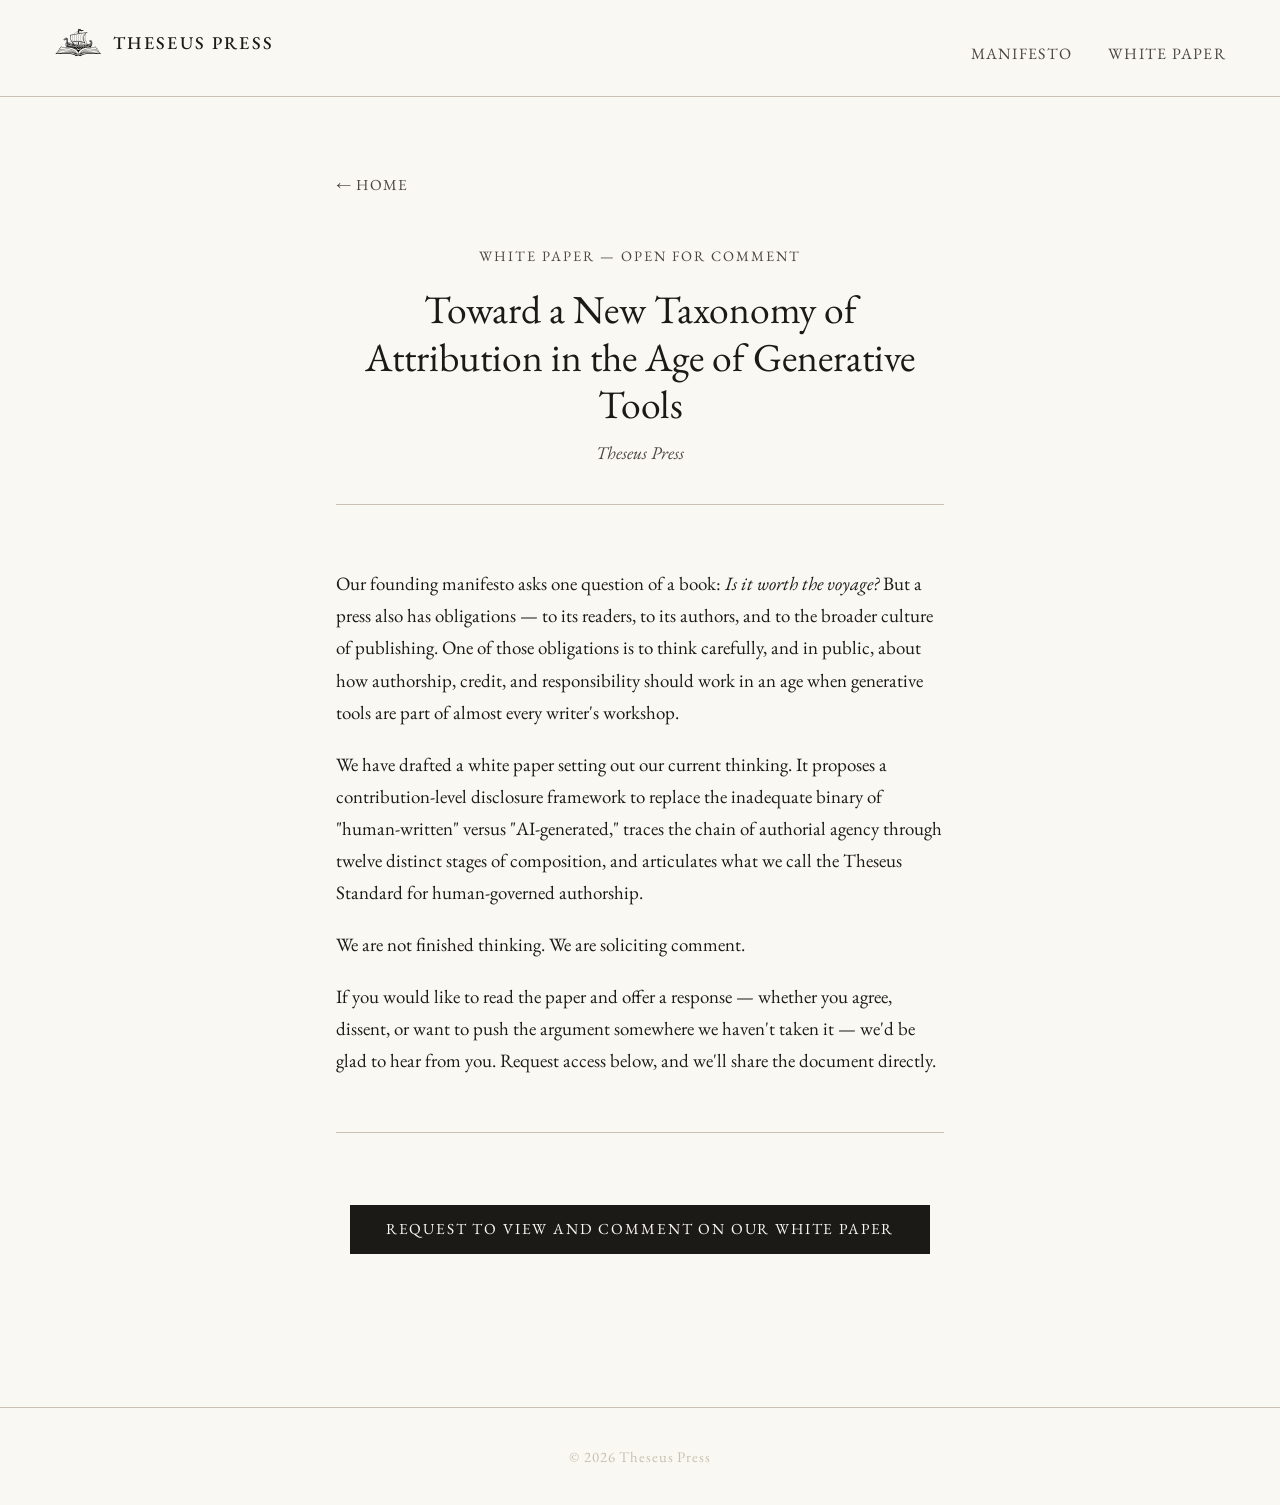
<file: white-paper.html>
<!doctype html>
<html lang="en">
    <head>
        <meta charset="UTF-8" />
        <meta name="viewport" content="width=device-width, initial-scale=1.0" />
        <title>White Paper — Theseus Press</title>
        <meta
            name="description"
            content="Theseus Press is soliciting comment on a White Paper: Toward a New Taxonomy of Attribution in the Age of Generative Tools."
        />
        <link rel="stylesheet" href="css/style.css" />
        <link rel="icon" href="img/favicon.ico" type="image/x-icon" />
    </head>
    <body>
        <nav class="site-nav">
            <a class="wordmark" href="index.html">
                <img
                    src="img/ship-web.png"
                    alt="Theseus Press ship mark"
                    class="nav-icon"
                />
                Theseus Press
            </a>
            <ul>
                <li><a href="manifesto.html">Manifesto</a></li>
                <li><a href="white-paper.html">White Paper</a></li>
            </ul>
        </nav>

        <main class="prose-wrap">
            <a class="back-link" href="index.html">Home</a>

            <header class="prose-header">
                <p class="label">White Paper — Open for Comment</p>
                <h1>
                    Toward a New Taxonomy of Attribution in the Age of
                    Generative Tools
                </h1>
                <p class="subtitle">Theseus Press</p>
            </header>

            <article class="prose">
                <p>
                    Our founding manifesto asks one question of a book:
                    <em>Is it worth the voyage?</em> But a press also has
                    obligations — to its readers, to its authors, and to the
                    broader culture of publishing. One of those obligations is
                    to think carefully, and in public, about how authorship,
                    credit, and responsibility should work in an age when
                    generative tools are part of almost every writer's workshop.
                </p>

                <p>
                    We have drafted a white paper setting out our current
                    thinking. It proposes a contribution-level disclosure
                    framework to replace the inadequate binary of
                    "human-written" versus "AI-generated," traces the chain of
                    authorial agency through twelve distinct stages of
                    composition, and articulates what we call the Theseus
                    Standard for human-governed authorship.
                </p>

                <p>We are not finished thinking. We are soliciting comment.</p>

                <p>
                    If you would like to read the paper and offer a response —
                    whether you agree, dissent, or want to push the argument
                    somewhere we haven't taken it — we'd be glad to hear from
                    you. Request access below, and we'll share the document
                    directly.
                </p>

                <hr />

                <div style="text-align: center; padding: 1rem 0 0.5rem">
                    <a
                        href="https://docs.google.com/forms/d/e/1FAIpQLSfqKRYCFsY0Xwcx2saOofnLS8V41-5LsBvLmQPq_ac2OIqV0A/viewform?usp=publish-editor"
                        target="_blank"
                        rel="noopener"
                        class="contact-btn"
                        >Request to view and comment on our White Paper</a
                    >
                </div>
            </article>
        </main>

        <footer>
            &copy;
            <script>
                document.write(new Date().getFullYear());
            </script>
            Theseus Press
        </footer>

        <script
            data-goatcounter="https://theseuspress.goatcounter.com/count"
            async
            src="//gc.zgo.at/count.js"
        ></script>
    </body>
</html>
</file>
<file: css/style.css>
@import url('https://fonts.googleapis.com/css2?family=EB+Garamond:ital,wght@0,400;0,500;0,600;1,400;1,500&display=swap');

*, *::before, *::after {
  box-sizing: border-box;
  margin: 0;
  padding: 0;
}

:root {
  --cream: #faf8f3;
  --ink: #1c1a17;
  --ink-light: #4a4640;
  --rule: #c8c0b0;
  --accent: #8b2020;
  --max-prose: 680px;
  --max-wide: 900px;
}

html {
  font-size: 18px;
  scroll-behavior: smooth;
}

body {
  background: var(--cream);
  color: var(--ink);
  font-family: 'EB Garamond', Georgia, serif;
  line-height: 1.7;
  -webkit-font-smoothing: antialiased;
}

/* ── SITE NAV ─────────────────────────────── */

.site-nav {
  display: flex;
  justify-content: space-between;
  align-items: baseline;
  padding: 1.5rem 3rem;
  border-bottom: 1px solid var(--rule);
}

.site-nav .wordmark {
  display: flex;
  align-items: center;
  gap: 0.6rem;
  font-size: 1rem;
  font-weight: 500;
  letter-spacing: 0.12em;
  text-transform: uppercase;
  text-decoration: none;
  color: var(--ink);
}

.nav-icon {
  height: 32px;
  width: auto;
}

/* ── FOOTNOTE TOOLTIPS ───────────────────── */

.fn {
  position: relative;
  display: inline-block;
}

.fn sup {
  font-size: 0.68rem;
  vertical-align: super;
  line-height: 0;
  cursor: pointer;
}

.fn sup a {
  color: var(--ink-light);
  text-decoration: none;
  border-bottom: 1px dotted var(--rule);
  padding-bottom: 1px;
}

.fn sup a:hover {
  color: var(--accent);
  border-bottom-color: var(--accent);
}

.fn-bubble {
  display: none;
  position: fixed;
  width: min(320px, calc(100vw - 16px));
  white-space: normal;
  background: var(--ink);
  color: var(--cream);
  font-size: 0.82rem;
  line-height: 1.55;
  padding: 0.75rem 1rem;
  border-radius: 4px;
  z-index: 100;
  pointer-events: none;
}

.fn.active .fn-bubble,
.fn.open   .fn-bubble {
  display: block;
}

.site-nav ul {
  list-style: none;
  display: flex;
  gap: 2rem;
}

.site-nav a {
  font-size: 0.88rem;
  letter-spacing: 0.08em;
  text-transform: uppercase;
  text-decoration: none;
  color: var(--ink-light);
  border-bottom: 1px solid transparent;
  padding-bottom: 2px;
  transition: color 0.15s, border-color 0.15s;
}

.site-nav a:hover {
  color: var(--ink);
  border-bottom-color: var(--rule);
}

/* ── LANDING PAGE ─────────────────────────── */

.landing {
  display: flex;
  flex-direction: column;
  align-items: center;
  text-align: center;
  padding: 5rem 2rem 8rem;
  min-height: calc(100vh - 64px);
}

.landing-logo {
  width: min(360px, 80vw);
  margin-bottom: 2rem;
}

.landing h1 {
  font-size: clamp(2rem, 5vw, 3rem);
  font-weight: 400;
  letter-spacing: 0.05em;
  line-height: 1.15;
  margin-bottom: 0.6rem;
}

.landing .subtitle {
  font-size: 1.05rem;
  font-style: italic;
  color: var(--ink-light);
  margin-bottom: 3rem;
  max-width: 36ch;
}

.landing hr {
  width: 80px;
  border: none;
  border-top: 1px solid var(--rule);
  margin: 0 auto 2.5rem;
}

.landing-tagline {
  font-size: 1.15rem;
  font-style: italic;
  color: var(--ink-light);
  margin-bottom: 3.5rem;
  max-width: 42ch;
  line-height: 1.5;
}

.landing-links {
  display: flex;
  flex-direction: column;
  gap: 1.1rem;
  align-items: center;
}

.landing-links p {
  font-size: 0.85rem;
  letter-spacing: 0.1em;
  text-transform: uppercase;
  color: var(--ink-light);
  margin-bottom: 0.25rem;
}

.text-link {
  display: inline-block;
  font-size: 1rem;
  font-style: italic;
  color: var(--ink);
  text-decoration: none;
  border-bottom: 1px solid var(--ink);
  padding-bottom: 1px;
  transition: color 0.15s, border-color 0.15s;
}

.text-link:hover {
  color: var(--accent);
  border-bottom-color: var(--accent);
}

/* ── PROSE PAGES ─────────────────────────── */

.prose-wrap {
  max-width: var(--max-prose);
  margin: 0 auto;
  padding: 4rem 2rem 8rem;
}

.prose-header {
  text-align: center;
  margin-bottom: 3.5rem;
  padding-bottom: 2rem;
  border-bottom: 1px solid var(--rule);
}

.prose-header .label {
  font-size: 0.8rem;
  letter-spacing: 0.14em;
  text-transform: uppercase;
  color: var(--ink-light);
  margin-bottom: 1rem;
}

.prose-header h1 {
  font-size: clamp(1.6rem, 4vw, 2.2rem);
  font-weight: 400;
  line-height: 1.2;
  margin-bottom: 0.5rem;
}

.prose-header .subtitle {
  font-size: 1rem;
  font-style: italic;
  color: var(--ink-light);
}

/* Body prose */

.prose h2 {
  font-size: 1.1rem;
  font-weight: 500;
  letter-spacing: 0.05em;
  text-transform: uppercase;
  margin: 3rem 0 1rem;
  color: var(--ink);
}

.prose h3 {
  font-size: 1rem;
  font-weight: 500;
  font-style: italic;
  margin: 2rem 0 0.5rem;
}

.prose p {
  margin-bottom: 1.1rem;
  font-size: 1.05rem;
}

.prose blockquote {
  margin: 1.5rem 0 1.5rem 1.5rem;
  padding-left: 1.2rem;
  border-left: 2px solid var(--rule);
  font-style: italic;
  color: var(--ink-light);
}

.prose blockquote p {
  margin-bottom: 0.3rem;
}

.prose blockquote cite {
  display: block;
  font-size: 0.88rem;
  font-style: normal;
  margin-top: 0.4rem;
  color: var(--ink-light);
}

.prose strong {
  font-weight: 600;
}

.prose em {
  font-style: italic;
}

.prose sup {
  font-size: 0.7rem;
  vertical-align: super;
  line-height: 0;
}

.prose sup a {
  color: var(--ink-light);
  text-decoration: none;
}

.prose sup a:hover {
  color: var(--accent);
}

/* Section divider */
.prose hr {
  border: none;
  border-top: 1px solid var(--rule);
  margin: 3rem 0;
}

/* Notes section */
.prose-notes {
  margin-top: 4rem;
  padding-top: 2rem;
  border-top: 1px solid var(--rule);
}

.prose-notes h2 {
  font-size: 0.85rem;
  letter-spacing: 0.1em;
  text-transform: uppercase;
  margin-bottom: 1.5rem;
  color: var(--ink-light);
}

.prose-notes ol {
  list-style: none;
  counter-reset: notes;
  padding: 0;
}

.prose-notes li {
  counter-increment: notes;
  position: relative;
  padding-left: 2.2rem;
  margin-bottom: 1.1rem;
  font-size: 0.9rem;
  line-height: 1.6;
  color: var(--ink-light);
}

.prose-notes li::before {
  content: counter(notes) ".";
  position: absolute;
  left: 0;
  top: 0;
  color: var(--rule);
  font-size: 0.85rem;
}

.prose-notes li a {
  color: var(--ink-light);
}

.prose-notes li a:hover {
  color: var(--accent);
}

/* Note 5 two-column layout */
.note-source {
  display: block;
  margin-bottom: 0.6rem;
  font-style: italic;
  color: var(--ink);
}

.note-cols {
  display: grid;
  grid-template-columns: 1fr 1fr;
  gap: 1.2rem;
  margin: 0.5rem 0 0.6rem;
  padding: 0.8rem 0;
  border-top: 1px solid var(--rule);
  border-bottom: 1px solid var(--rule);
}

.note-cols > div strong {
  display: block;
  font-weight: 600;
  font-size: 0.82rem;
  letter-spacing: 0.04em;
  color: var(--ink);
  margin-bottom: 0.3rem;
}

@media (max-width: 500px) {
  .note-cols { grid-template-columns: 1fr; }
}

/* White paper specifics */
.prose .section-num {
  display: block;
  font-size: 1.1rem;
  font-weight: 600;
  color: var(--ink-light);
  margin-bottom: 0.15rem;
}

.note-return {
  display: inline-block;
  margin-left: 0.4rem;
  font-style: normal;
  font-size: 0.82rem;
  color: var(--rule);
  text-decoration: none;
  vertical-align: middle;
  transition: color 0.15s;
}

.note-return:hover {
  color: var(--accent);
}

.prose ul, .prose ol {
  margin: 0.5rem 0 1.1rem 1.5rem;
}

.prose li {
  margin-bottom: 0.4rem;
  font-size: 1.05rem;
}

/* Table */
.prose table {
  width: 100%;
  border-collapse: collapse;
  font-size: 0.92rem;
  margin: 1.5rem 0;
}

.prose th {
  font-weight: 500;
  font-style: italic;
  text-align: left;
  padding: 0.4rem 0.8rem;
  border-bottom: 1px solid var(--rule);
  color: var(--ink-light);
}

.prose td {
  padding: 0.4rem 0.8rem;
  border-bottom: 1px solid #e8e3da;
  vertical-align: top;
}

/* Back link */
.back-link {
  display: inline-block;
  font-size: 0.85rem;
  letter-spacing: 0.08em;
  text-transform: uppercase;
  color: var(--ink-light);
  text-decoration: none;
  border-bottom: 1px solid transparent;
  margin-bottom: 2.5rem;
  transition: color 0.15s, border-color 0.15s;
}

.back-link:hover {
  color: var(--ink);
  border-bottom-color: var(--rule);
}

.back-link::before {
  content: '← ';
}

/* ── DICTIONARY ENTRY ─────────────────────── */

.prose .dict-entry {
  margin: 2rem 0;
  padding: 1.4rem 1.6rem;
  border-left: none;
  border: 1px solid var(--rule);
  border-radius: 2px;
  font-style: normal;
  color: var(--ink);
}

.prose .dict-entry p { margin-bottom: 0; }

.dict-headword {
  font-size: 1.25rem;
  font-weight: 600;
  font-style: normal;
  letter-spacing: 0.01em;
  color: var(--ink);
}

.dict-pos {
  font-size: 0.88rem;
  font-style: italic;
  color: var(--ink-light);
  margin-left: 0.5rem;
}

.dict-sep {
  color: var(--rule);
  margin: 0 0.4rem;
  font-style: normal;
}

.dict-sense {
  margin: 0.6rem 0 0.8rem;
  font-size: 1rem;
  color: var(--ink);
  font-style: normal;
  line-height: 1.6;
}

.dict-sense .sense-num {
  color: var(--ink-light);
  font-size: 0.85rem;
  margin-right: 0.3rem;
}

.dict-citations {
  padding-left: 1.2rem;
  border-left: 2px solid var(--rule);
  margin-top: 0.7rem;
}

.dict-cite {
  display: block;
  font-size: 0.88rem;
  font-style: normal;
  color: var(--ink-light);
  line-height: 1.55;
  margin-bottom: 0.55rem;
}

.dict-cite:last-child { margin-bottom: 0; }

.dict-cite .cite-attr {
  font-size: 0.82rem;
  letter-spacing: 0.04em;
  color: var(--rule);
  margin-left: 0.3rem;
}

/* ── CONTACT FORM ─────────────────────────── */

.contact-form {
  max-width: 520px;
  margin: 0 auto;
}

.form-field {
  display: flex;
  flex-direction: column;
  margin-bottom: 1.5rem;
}

.form-field label {
  font-size: 0.8rem;
  letter-spacing: 0.1em;
  text-transform: uppercase;
  color: var(--ink-light);
  margin-bottom: 0.4rem;
}

.form-field input,
.form-field textarea {
  font-family: 'EB Garamond', Georgia, serif;
  font-size: 1rem;
  color: var(--ink);
  background: transparent;
  border: none;
  border-bottom: 1px solid var(--rule);
  padding: 0.4rem 0;
  outline: none;
  transition: border-color 0.15s;
  resize: vertical;
}

.form-field input::placeholder,
.form-field textarea::placeholder {
  color: var(--rule);
  font-style: italic;
}

.form-field input:focus,
.form-field textarea:focus {
  border-bottom-color: var(--ink);
}

.form-submit,
.contact-btn {
  display: inline-block;
  font-family: 'EB Garamond', Georgia, serif;
  font-size: 0.85rem;
  letter-spacing: 0.12em;
  text-transform: uppercase;
  text-decoration: none;
  color: var(--cream);
  background: var(--ink);
  border: none;
  padding: 0.65rem 2rem;
  cursor: pointer;
  transition: background 0.15s;
}

.form-submit:hover,
.contact-btn:hover {
  background: var(--accent);
}

/* ── FOOTER ───────────────────────────────── */

footer {
  text-align: center;
  padding: 2rem;
  border-top: 1px solid var(--rule);
  font-size: 0.82rem;
  letter-spacing: 0.06em;
  color: var(--rule);
}

/* ── RESPONSIVE ───────────────────────────── */

@media (max-width: 600px) {
  .site-nav {
    padding: 1.2rem 1.5rem;
    flex-direction: column;
    gap: 0.8rem;
    align-items: center;
  }

  .site-nav ul {
    gap: 1.2rem;
  }

  .prose-wrap {
    padding: 2.5rem 1.4rem 5rem;
  }
}
</file>
